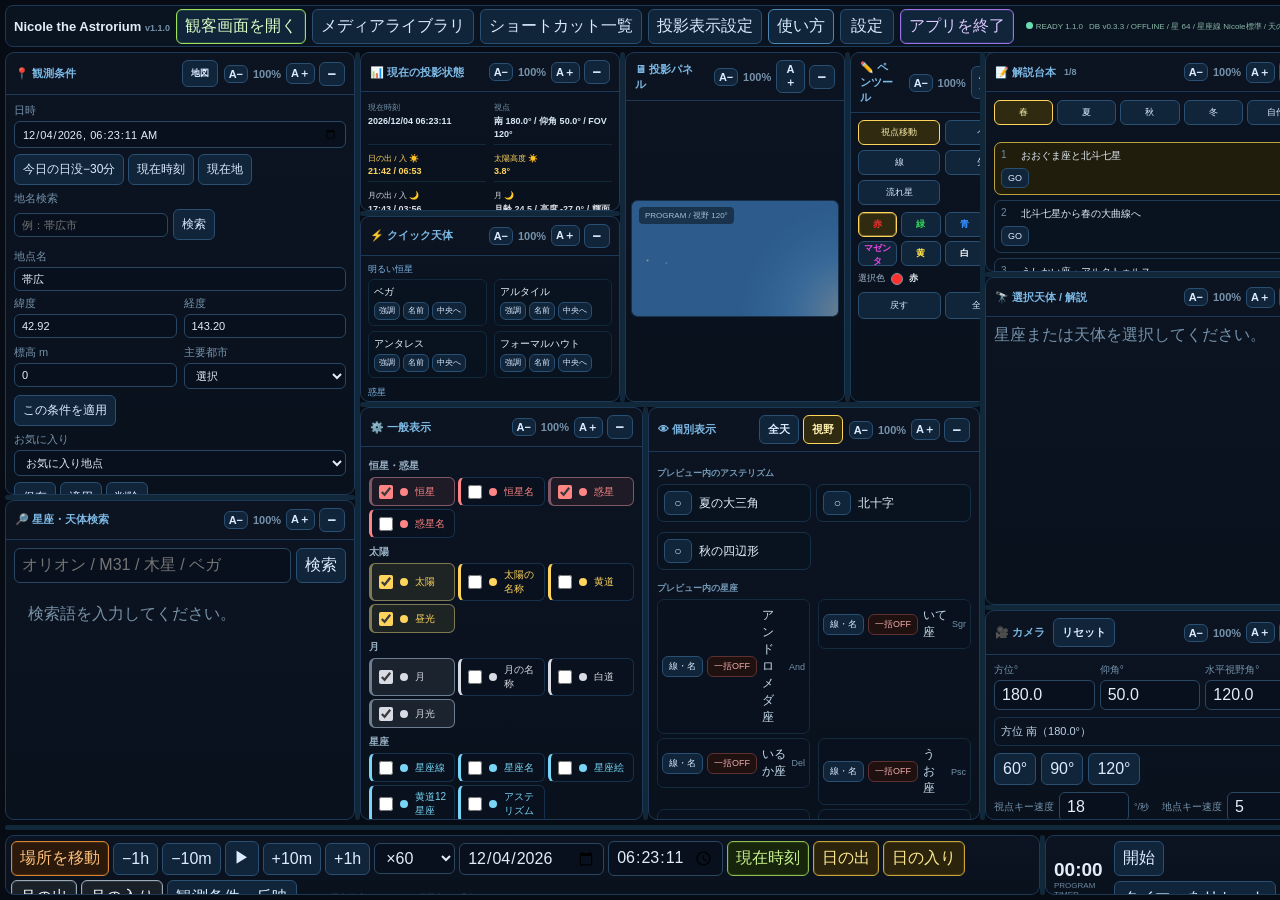
<file: index.html>
<!doctype html>
<html lang="ja">
<head>
<meta charset="utf-8">
<meta name="viewport" content="width=device-width,initial-scale=1">
<title>Nicole the Astrorium</title>
<meta http-equiv="refresh" content="0; url=./presenter.html">
<script>location.replace('./presenter.html'+location.search+location.hash);</script>

<link rel="manifest" href="./manifest.webmanifest">
<meta name="theme-color" content="#061a44">
<link rel="apple-touch-icon" href="./icon-180.png">
</head>
<body>
<p><a href="./presenter.html">Nicole the Astrorium を開く</a></p>
<script src="./pwa-register.js"></script></body>
</html>
</file>
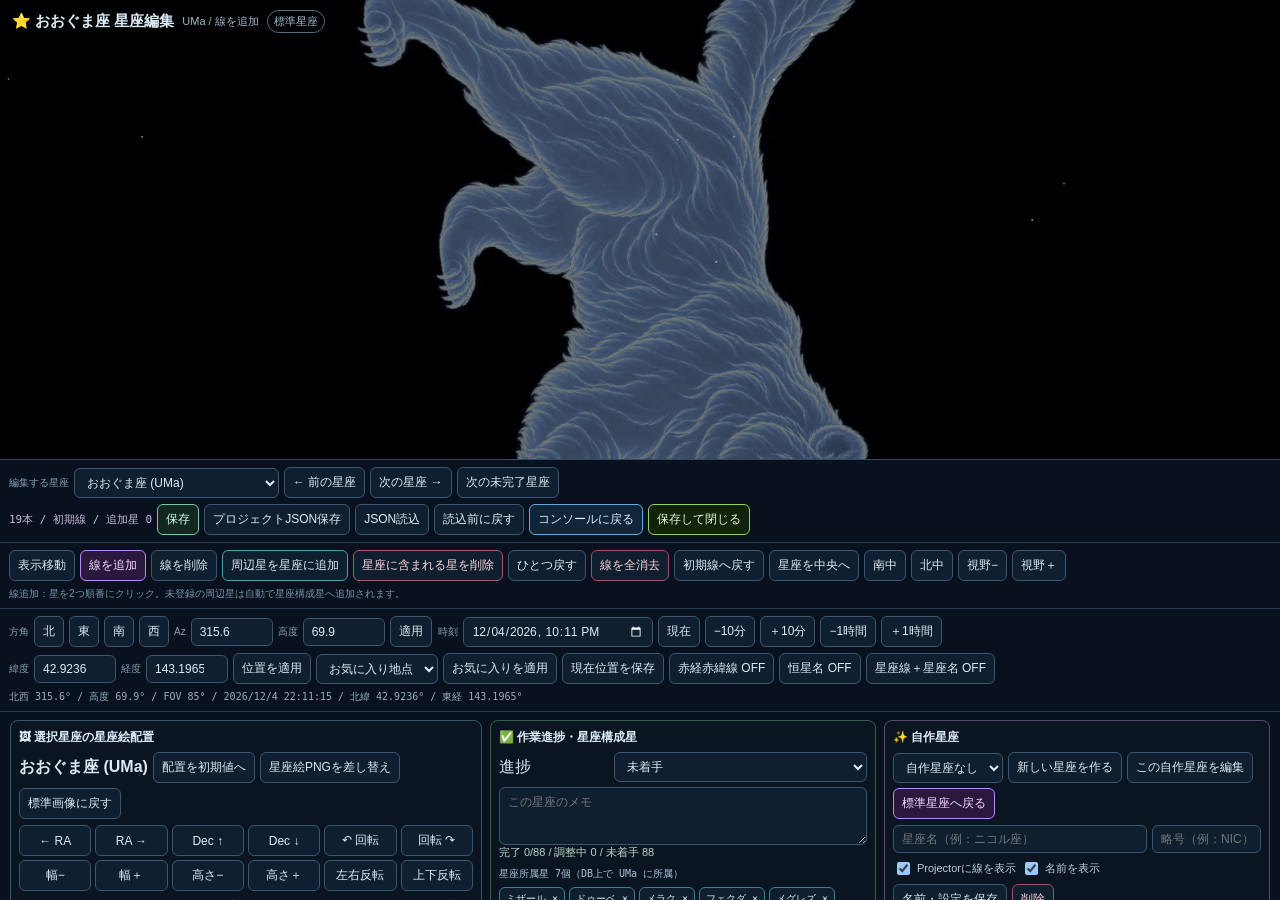
<file: constellation-line-editor.html>
<!doctype html>
<html lang="ja">
<head>
<meta charset="utf-8">
<meta name="viewport" content="width=device-width,initial-scale=1">
<title>Nicole 星座編集ウィンドウ v1.1.0</title>
<style>
:root{color-scheme:dark;--bg:#02060b;--panel:#08111d;--line:#2f4a62;--text:#dbeaf5;--muted:#86a0b5;--violet:#c084fc;--cyan:#67d8ff;--green:#9be15d;--amber:#ffd36e}
*{box-sizing:border-box}html,body{margin:0;width:100%;height:100%;overflow:hidden;background:var(--bg);color:var(--text);font-family:-apple-system,BlinkMacSystemFont,"Hiragino Sans",sans-serif}button,input,select,textarea{font:inherit}button,select,input,textarea{background:#101f30;color:#dcecf7;border:1px solid #395773;border-radius:6px;padding:6px 8px;font-size:12px}button{cursor:pointer}button:hover{background:#17334d}button.active{border-color:var(--violet);background:#2b183d;color:#f4dcff}button.danger{border-color:#9c5262;color:#ffd3db}button.finish{border-color:#8fd35e;color:#dfffca;background:#13220d}button.console{border-color:#66a9db;color:#d8efff;background:#102538}button.save{border-color:#7cc8a5;color:#d5ffec;background:#10281f}button.star-mode{border-color:#4d9eb8}button.star-mode.active{border-color:var(--cyan);background:#0c3140;color:#d7f7ff}button.remove-star-mode{border-color:#a65a69;color:#ffd7df}button.remove-star-mode.active{border-color:#ff8799;background:#3a1520;color:#ffe3e8}.member-chip{border-color:#557b9b;color:#d9ecfa}.removed-chip{border-color:#81505b;color:#ffccd5;background:#201016}
#app{height:100%;display:grid;grid-template-rows:minmax(0,1fr) auto}.stage{position:relative;min-height:0;background:#000}.stage canvas{position:absolute;inset:0;width:100%;height:100%;display:block}.hud{position:absolute;top:10px;left:12px;right:12px;display:flex;gap:8px;align-items:center;pointer-events:none;text-shadow:0 2px 4px #000}.hud b{font-size:15px}.hud span{font-size:11px;color:#9eb7c9}.mode-badge{font-size:10px;padding:3px 6px;border-radius:999px;border:1px solid #536d84;color:#bcd0df}.mode-badge.custom{border-color:#a06ac6;color:#ebcfff;background:#25152f}.star-hover{position:absolute;pointer-events:none;background:#07121eee;border:1px solid #3f6d8d;border-radius:6px;padding:4px 7px;font:10px ui-monospace,SFMono-Regular,Menlo,monospace;display:none;z-index:5;white-space:nowrap}.dock{border-top:1px solid #334a63;background:#08111d;max-height:49vh;overflow:auto}.bar{padding:7px 9px;border-bottom:1px solid #263d53;display:flex;gap:6px;align-items:center;flex-wrap:wrap}.bar .spacer{flex:1}.group,.bar .group{display:flex;gap:5px;align-items:center;flex-wrap:wrap}.bar label{font-size:10px;color:#86a0b5}.bar input[type="number"]{width:82px}.bar input[type="datetime-local"]{width:190px}.main-select{min-width:205px}.status{font:11px ui-monospace,SFMono-Regular,Menlo,monospace;color:#c9b7df}.tip{font-size:10px;color:#7893a8}.editor-grid{display:grid;grid-template-columns:minmax(0,1.1fr) minmax(0,.9fr) minmax(0,.9fr);gap:8px;padding:8px 10px 10px}.editor-card{border:1px solid var(--line);border-radius:8px;background:#0b1522;padding:8px;min-width:0}.editor-card h3{font-size:12px;margin:0 0 6px;color:#dcecf7}.editor-card .readout{font:10px/1.5 ui-monospace,SFMono-Regular,Menlo,monospace;color:#a8c5db;margin-top:6px;word-break:break-all}.art-grid{display:grid;grid-template-columns:repeat(6,minmax(64px,1fr));gap:4px;margin-top:6px}.art-grid button{padding:6px 5px}.workflow-grid{display:grid;grid-template-columns:110px 1fr;gap:5px;align-items:center}.workflow-grid textarea{grid-column:1/-1;width:100%;min-height:58px;resize:vertical}.progress{font-size:11px;color:#b7d5c2}.star-list{display:flex;gap:4px;flex-wrap:wrap;margin-top:6px;max-height:70px;overflow:auto}.star-chip{font:10px ui-monospace,SFMono-Regular,Menlo,monospace;padding:4px 6px;border-color:#397e94;color:#ccefff}.star-chip:hover{border-color:#dc7787;color:#ffd5dc}.custom-grid{display:grid;grid-template-columns:minmax(120px,1.4fr) minmax(80px,.6fr);gap:5px}.custom-actions,.checks{display:flex;gap:5px;flex-wrap:wrap;align-items:center;margin-top:6px}.checks{font-size:11px;color:#b9ccda}.checks label{display:flex;gap:4px;align-items:center}.small-note{font-size:10px;color:#7893a8;margin-top:5px}.art-card{border-color:#35566f}.workflow-card{border-color:#355e4d}.custom-card{border-color:#5b4672}.env-readout{font:10px ui-monospace,SFMono-Regular,Menlo,monospace;color:#91aec3}.saved-flash{color:#9be15d!important}
@media(max-width:1250px){.editor-grid{grid-template-columns:1fr 1fr}.custom-card{grid-column:1/-1}.art-grid{grid-template-columns:repeat(4,minmax(64px,1fr))}}@media(max-width:780px){.editor-grid{grid-template-columns:1fr}.custom-card{grid-column:auto}.art-grid{grid-template-columns:repeat(3,minmax(64px,1fr))}.dock{max-height:58vh}}
</style>

<link rel="manifest" href="./manifest.webmanifest">
<meta name="theme-color" content="#061a44">
<link rel="apple-touch-icon" href="./icon-180.png">
</head>
<body>
<div id="app">
  <div class="stage" id="stage">
    <canvas id="sky"></canvas><canvas id="overlay"></canvas>
    <div class="hud"><b id="title">星座編集</b><span id="subtitle"></span><span class="mode-badge" id="modeBadge">標準星座</span></div>
    <div class="star-hover" id="hover"></div>
  </div>
  <div class="dock">
    <div class="bar">
      <div class="group">
        <label>編集する星座</label><select id="constellation" class="main-select"></select>
        <button id="prevConstellation">← 前の星座</button><button id="nextConstellation">次の星座 →</button><button id="nextIncomplete">次の未完了星座</button>
      </div>
      <div class="spacer"></div>
      <div class="group"><span class="status" id="status">読込中…</span><button id="saveNow" class="save">保存</button><button id="projectExport">プロジェクトJSON保存</button><button id="projectImport">JSON読込</button><button id="projectRestore">読込前に戻す</button><input id="projectImportFile" type="file" accept="application/json,.json" hidden><button id="backConsole" class="console">コンソールに戻る</button><button id="saveClose" class="finish">保存して閉じる</button></div>
    </div>

    <div class="bar">
      <div class="group">
        <button id="modePan">表示移動</button><button id="modeAdd" class="active">線を追加</button><button id="modeDelete">線を削除</button><button id="modeStar" class="star-mode">周辺星を星座に追加</button><button id="modeRemoveStar" class="remove-star-mode">星座に含まれる星を削除</button>
        <button id="undo">ひとつ戻す</button><button id="clear" class="danger">線を全消去</button><button id="reset">初期線へ戻す</button><button id="center">星座を中央へ</button><button id="southCulmination">南中</button><button id="northCulmination">北中</button><button id="zoomIn">視野−</button><button id="zoomOut">視野＋</button>
      </div>
      <div class="spacer"></div><span class="tip" id="modeTip">線追加：星を2つ順番にクリック。必要な周辺星はクリック時に自動で星座構成星へ追加されます。</span>
    </div>

    <div class="bar">
      <div class="group"><label>方角</label><button data-dir="0">北</button><button data-dir="90">東</button><button data-dir="180">南</button><button data-dir="270">西</button><label>Az</label><input id="azInput" type="number" min="0" max="360" step="1"><label>高度</label><input id="altInput" type="number" min="-20" max="90" step="1"><button id="applyCamera">適用</button></div>
      <div class="group"><label>時刻</label><input id="timeInput" type="datetime-local" step="60"><button id="timeNow">現在</button><button data-step="-600000">−10分</button><button data-step="600000">＋10分</button><button data-step="-3600000">−1時間</button><button data-step="3600000">＋1時間</button></div>
      <div class="group"><label>緯度</label><input id="latInput" type="number" min="-90" max="90" step="0.0001"><label>経度</label><input id="lonInput" type="number" min="-180" max="180" step="0.0001"><button id="applyLocation">位置を適用</button><select id="editorFavorite"><option value="">お気に入り地点</option></select><button id="editorFavoriteApply">お気に入りを適用</button><button id="editorFavoriteSave">現在位置を保存</button><button id="radecToggle">赤経赤緯線 OFF</button><button id="starNamesToggle">恒星名 OFF</button><button id="constContextToggle">星座線＋星座名 OFF</button></div>
      <span class="env-readout" id="envReadout"></span>
    </div>

    <div class="editor-grid">
      <section class="editor-card art-card">
        <h3>🖼 選択星座の星座絵配置</h3>
        <div class="group"><b id="artTarget">—</b> <button id="artReset">配置を初期値へ</button><button id="artImageReplace">星座絵PNGを差し替え</button><button id="artImageReset">標準画像に戻す</button><input id="artImageFile" type="file" accept="image/png,.png" hidden></div>
        <div class="art-grid"><button data-artcmd="left">← RA</button><button data-artcmd="right">RA →</button><button data-artcmd="up">Dec ↑</button><button data-artcmd="down">Dec ↓</button><button data-artcmd="rotL">↶ 回転</button><button data-artcmd="rotR">回転 ↷</button><button data-artcmd="wMinus">幅−</button><button data-artcmd="wPlus">幅＋</button><button data-artcmd="hMinus">高さ−</button><button data-artcmd="hPlus">高さ＋</button><button data-artcmd="flipX">左右反転</button><button data-artcmd="flipY">上下反転</button></div>
        <div class="readout" id="artReadout">—</div><div class="readout" id="artImageReadout">画像：標準</div><div class="small-note">RA / Dec / 回転 / 幅 / 高さは長押しで連続調整。星座絵は透過PNGを選択すると、このMacのNicoleに差し替え画像として保存されます。元画像は削除されず「標準画像に戻す」で復元できます。プロジェクトJSON保存時は差し替えPNGも同梱されます。</div>
      </section>

      <section class="editor-card workflow-card">
        <h3>✅ 作業進捗・星座構成星</h3>
        <div class="workflow-grid"><label>進捗</label><select id="workflowStatus"><option value="todo">未着手</option><option value="doing">調整中</option><option value="done">完了</option></select><textarea id="workflowNote" placeholder="この星座のメモ"></textarea></div>
        <div class="progress" id="workflowProgress">完了 0/88</div>
        <div class="readout" id="memberStarReadout">星座所属星 —</div><div class="star-list" id="memberStars"></div>
        <div class="readout" id="removedMemberReadout">所属から除外した星 0個</div><div class="star-list" id="removedMemberStars"></div>
        <div class="readout" id="starReadout">追加星なし</div><div class="star-list" id="extraStars"></div>
        <div class="small-note">「周辺星を星座に追加」で不足する星を追加できます。「星座に含まれる星を削除」では、その星座への所属だけを非破壊で除外します。所属星・追加星のチップからも削除可能です。星座線で使用中の星は、先にその星につながる線を削除してください。除外済みの星は＋チップで戻せます。</div>
      </section>

      <section class="editor-card custom-card">
        <h3>✨ 自作星座</h3>
        <div class="group"><select id="customSelect"></select><button id="customNew">新しい星座を作る</button><button id="customEdit">この自作星座を編集</button><button id="editStandard">標準星座へ戻る</button></div>
        <div class="custom-grid" style="margin-top:6px"><input id="customName" placeholder="星座名（例：ニコル座）"><input id="customAbbr" placeholder="略号（例：NIC）"></div>
        <div class="checks"><label><input id="customVisible" type="checkbox" checked> Projectorに線を表示</label><label><input id="customShowName" type="checkbox" checked> 名前を表示</label></div>
        <div class="custom-actions"><button id="customSaveMeta">名前・設定を保存</button><button id="customDelete" class="danger">削除</button></div>
        <div class="readout" id="customReadout">自作星座はまだありません。</div><div class="small-note">自作星座でも周辺星を選んで線を作成できます。選んだ星の座標も一緒に保存されます。</div>
      </section>
    </div>
  </div>
</div>
<script src="./art-image-store.js"></script><script src="./location-favorites.js"></script><script src="./db-bridge.js"></script><script src="./database/db-bundle.js"></script><script src="./assets/art-data.js"></script><script src="./places-offline.js"></script><script src="./database-bootstrap.js"></script><script src="./bootstrap-line-editor.js"></script>
<script src="./pwa-register.js"></script></body>
</html>
</file>
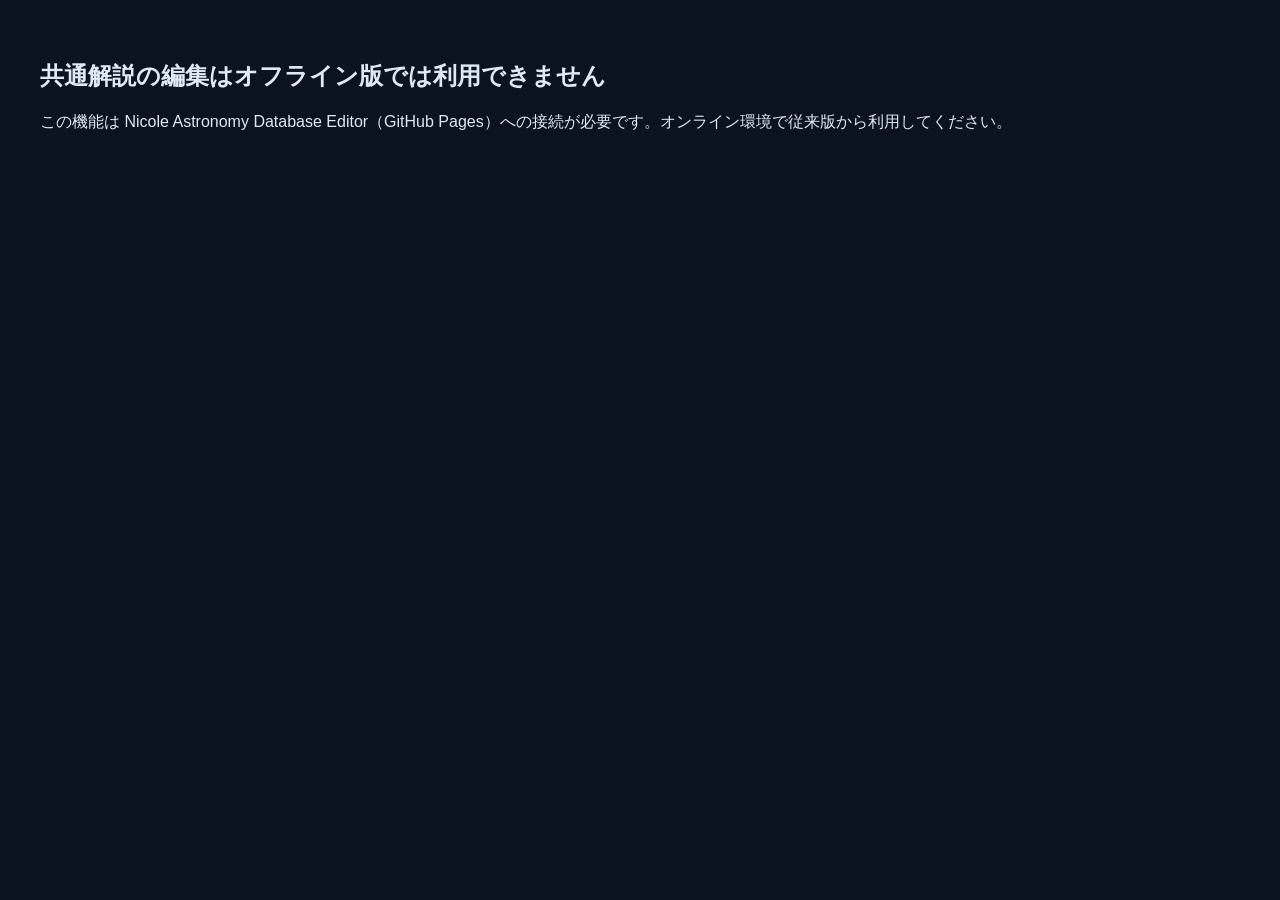
<file: database-editor-offline.html>
<!doctype html><meta charset="utf-8"><title>オフライン版</title><body style="font:16px sans-serif;background:#0b1220;color:#dfe8f5;padding:2em"><h2>共通解説の編集はオフライン版では利用できません</h2><p>この機能は Nicole Astronomy Database Editor（GitHub Pages）への接続が必要です。オンライン環境で従来版から利用してください。</p>
</file>
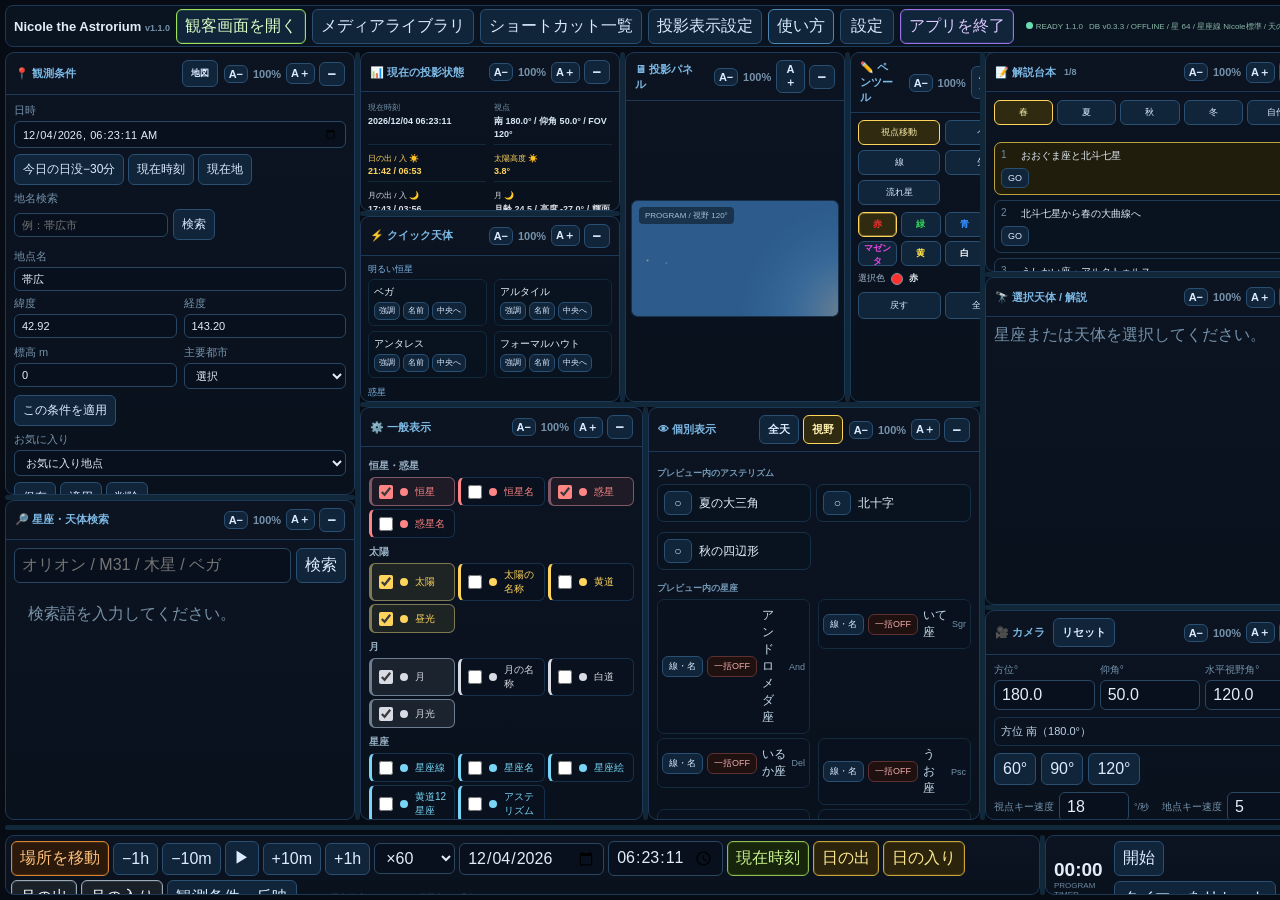
<file: presenter.html>
<!doctype html><html lang="ja"><head><meta charset="utf-8"/><meta content="width=device-width,initial-scale=1" name="viewport"/><title>Nicole the Astrorium for Chrome v1.1.0</title><style>:root{--bg:#070b14;--panel:#0c1422;--line:#1c3958;--text:#e2edf7;--muted:#7592aa;--accent:#7db9e5;--yellow:#ffd65c;--green:#69ddb1}*{box-sizing:border-box}html,body{margin:0;background:var(--bg);color:var(--text);font-family:-apple-system,BlinkMacSystemFont,"Segoe UI","Yu Gothic",sans-serif}button,input,select{font:inherit}button{cursor:pointer;background:#10243a;color:#dcecff;border:1px solid #294f72;border-radius:6px;padding:6px 8px}button:hover{background:#173653}button.active{border-color:var(--yellow);background:#302a11;color:#fff2ad}#openProjector{border-color:#9be15d;box-shadow:inset 0 0 0 1px rgba(155,225,93,.15);color:#dcffc5}#openProjector:hover{border-color:#b9f47d;background:#17351f}#exitApp{border-color:#9b72e8;color:#decaff;box-shadow:inset 0 0 0 1px rgba(155,114,232,.14)}#exitApp:hover{border-color:#bd99ff;background:#24183b}input,select{background:#07101c;color:var(--text);border:1px solid #294763;border-radius:6px;padding:5px 7px;min-width:0}.small{font-size:calc(9px * var(--panel-font-scale,1))}.muted{color:var(--muted)}.row{display:flex;gap:5px;align-items:center;flex-wrap:wrap}.col{display:flex;flex-direction:column;gap:3px}label{font-size:calc(10px * var(--panel-font-scale,1));color:var(--muted)}.panel{background:linear-gradient(180deg,var(--panel),#09111d);border:1px solid var(--line);border-radius:9px;overflow:hidden;min-height:0}.panel-title{min-height:34px;padding:7px 9px;border-bottom:1px solid var(--line);display:flex;align-items:center;justify-content:space-between;gap:8px;color:var(--accent);font-size:calc(11px * var(--panel-font-scale,1));font-weight:700}.panel-body{padding:8px}.scroll{overflow:auto;min-height:0}.status-dot{width:7px;height:7px;border-radius:50%;background:#69ddb1;display:inline-block}.sky-frame{position:relative;background:#000;border:1px solid #17314d;border-radius:6px;overflow:hidden;flex:none}.sky-canvas,.annotation-canvas{position:absolute;inset:0;width:100%;height:100%;display:block}.sky-canvas{z-index:1}.annotation-canvas{z-index:5;touch-action:none}.canvas-overlay{position:absolute;left:7px;top:6px;z-index:7;background:rgba(0,0,0,.45);font-size:calc(8px * var(--panel-font-scale,1));color:#a7bdd0;padding:3px 6px;border-radius:4px;pointer-events:none}.splitter-v,.splitter-h{background:#11273a;border-radius:4px;z-index:5}.splitter-v{cursor:col-resize}.splitter-h{cursor:row-resize}.splitter-v:hover,.splitter-h:hover,.dragging{background:#2a608a}.script-tabs{display:grid;grid-template-columns:repeat(5,1fr);gap:4px;margin-bottom:7px}.script-tabs button{font-size:calc(9px * var(--panel-font-scale,1));padding:5px}.script-tabs button.active{border-color:#ffd65c}.script-list{display:flex;flex-direction:column;gap:5px}.script-step{border:1px solid #213a53;background:#091320;border-radius:7px;padding:6px}.script-step.current{border-color:#bca33e;background:#211d0d}.script-step.done{opacity:.55}.script-head{display:flex;gap:5px;font-size:calc(10px * var(--panel-font-scale,1))}.script-index{width:15px;color:#718ca3}.script-label{flex:1}.script-actions{display:flex;gap:4px;margin-top:5px}.script-actions button{font-size:calc(9px * var(--panel-font-scale,1));padding:4px 6px}.script-note{font-size:calc(9px * var(--panel-font-scale,1));color:#e2bc67;padding:5px 0}.general-group{margin-bottom:7px}.general-group-title{font-size:calc(9px * var(--panel-font-scale,1));color:#7896af;margin:4px 0}.general-checklist{display:grid;grid-template-columns:repeat(3,minmax(0,1fr));gap:3px}.general-check{--c:#fff;display:flex;align-items:center;gap:7px;min-height:29px;padding:4px 7px;border:1px solid #17314d;border-left:3px solid var(--c);border-radius:6px;background:#08111d;font-size:calc(10px * var(--panel-font-scale,1));cursor:pointer}.general-check input{width:14px;height:14px;margin:0;accent-color:var(--c)}.general-check .swatch{width:8px;height:8px;border-radius:50%;background:var(--c)}.general-check .label{color:var(--c);flex:1}.general-check.on{background:color-mix(in srgb,var(--c) 9%,#08111d);border-color:color-mix(in srgb,var(--c) 45%,#17314d)}.tree details{border-top:1px solid #142a3e}.tree>details:first-child{border-top:0}#constTree{display:grid;grid-template-columns:repeat(2,minmax(0,1fr));gap:4px 8px;align-items:start}#constTree>details{border:1px solid #142a3e;border-radius:7px;overflow:hidden;background:#08111d}#asterismList{display:grid;grid-template-columns:repeat(2,minmax(0,1fr));gap:5px}.tree summary{list-style:none;cursor:pointer;padding:7px 4px;font-size:calc(12px * var(--panel-font-scale,1));color:#c8dced;display:flex;align-items:center;gap:5px}.tree summary::-webkit-details-marker{display:none}.tree .children{padding:0 3px 7px 18px}.tree-row{display:flex;align-items:center;gap:7px;padding:4px 0;font-size:calc(12px * var(--panel-font-scale,1))}.tree-row .name{flex:1;cursor:pointer}.tree-toggle{width:28px;height:24px;padding:0}.tree-toggle.on{border-color:#69ddb1;background:#102f26;color:#a9f2d8}.const-summary-actions{display:flex;gap:4px}.const-summary-actions button{font-size:calc(9px * var(--panel-font-scale,1));padding:3px 6px}.const-summary-actions .alloff{border-color:#5f3030;color:#efaaaa;background:#201111}.const-summary-actions button.on{border-color:#57c991;background:#103228;color:#b8f5da}.const-title{flex:1;cursor:pointer}.asterism-block{border:1px solid #183047;border-radius:7px;background:#09131f;margin-bottom:5px}.asterism-head{display:flex;align-items:center;gap:7px;padding:6px;font-size:calc(12px * var(--panel-font-scale,1))}.asterism-head .name{flex:1}.object-card h3{font-size:calc(18px * var(--panel-font-scale,1));margin:0 0 8px}.object-card .meta{font-size:calc(12px * var(--panel-font-scale,1));line-height:1.75;color:#a8bfd1}.object-card .story-topic{margin-top:9px;border-top:1px solid #183047;padding-top:8px}.object-card .story-topic h4{margin:0 0 4px;color:#8fc8f2;font-size:calc(12px * var(--panel-font-scale,1))}.object-card .story-topic p{margin:0;font-size:calc(12px * var(--panel-font-scale,1));line-height:1.7}.object-card .const-sect{margin-top:9px}.object-card .const-sect b{color:#8fc8f2}.draw-tools{display:flex;gap:4px;align-items:center;flex-wrap:wrap}.draw-tools button{font-size:calc(9px * var(--panel-font-scale,1));padding:4px 6px}.draw-tools button.active{border-color:#ffd65c}.draw-color{min-width:38px;height:25px;padding:0 5px;font-weight:800;font-size:calc(9px * var(--panel-font-scale,1))}.camera-panel .panel-body{height:calc(100% - 34px);overflow:auto}.camera-grid{display:grid;grid-template-columns:repeat(3,minmax(0,1fr));gap:5px}.camera-readout{font-size:calc(11px * var(--panel-font-scale,1));color:#bdd5e7;margin:7px 0;padding:6px;border:1px solid #17314d;border-radius:6px}.obs-grid{display:grid;grid-template-columns:1fr 1fr;gap:7px}.obs-panel .panel-body{font-size:calc(11px * var(--panel-font-scale,1))}.obs-calendar{margin-top:10px;border-top:1px solid #183047;padding-top:9px}.mooncal-head{display:flex;align-items:center;justify-content:space-between;gap:6px;flex-wrap:wrap}.mooncal-month{font-size:calc(12px * var(--panel-font-scale,1));font-weight:700;color:#ffd45d}.mooncal-grid{display:grid;grid-template-columns:repeat(7,minmax(0,1fr));gap:4px;margin-top:6px}.mooncal-week{font-size:calc(9px * var(--panel-font-scale,1));text-align:center;color:#7eb8e8}.mooncal-day{min-height:66px;padding:5px 3px;border:1px solid #183047;border-radius:6px;background:#07101b;text-align:center;font-size:calc(9px * var(--panel-font-scale,1));cursor:pointer}.mooncal-day.other{opacity:.35}.mooncal-day.today{border-color:#ffd45d}.mooncal-day.selected{box-shadow:0 0 0 1px #c084fc inset}.mooncal-phase{font-size:calc(17px * var(--panel-font-scale,1));line-height:1.05}.mooncal-illum{font-size:calc(8px * var(--panel-font-scale,1));color:#7791a7}.mooncal-detail{margin-top:7px;padding:8px;border:1px solid #243f5b;border-radius:7px;background:#07101b;font-size:calc(10px * var(--panel-font-scale,1));line-height:1.55}.mooncal-event-grid{display:grid;grid-template-columns:repeat(2,minmax(0,1fr));gap:4px;margin-top:6px}.mooncal-event-grid button{font-size:calc(9px * var(--panel-font-scale,1));text-align:left}.mooncal-event-grid button:disabled{opacity:.35;cursor:not-allowed}.obs-actions{display:flex;gap:4px;flex-wrap:wrap;margin-top:6px}.search-results{max-height:100px;overflow:auto}.search-results button{width:100%;text-align:left;border-radius:0;font-size:calc(9px * var(--panel-font-scale,1))}.timer-main{font-variant-numeric:tabular-nums;font-size:calc(19px * var(--panel-font-scale,1));font-weight:700}.timer-sub{font-size:calc(8px * var(--panel-font-scale,1));color:#6d879d}.map-modal{position:fixed;inset:0;background:rgba(0,0,0,.78);z-index:9999;display:none;align-items:center;justify-content:center;padding:14px}.map-modal.open{display:flex}.map-dialog{width:min(920px,96vw);max-height:92vh;background:#0d1525;border:1px solid #2a4a6a;border-radius:12px;padding:12px;display:grid;grid-template-rows:auto minmax(320px,70vh) auto;gap:8px}#locationMap{width:100%;height:100%;min-height:320px;border:1px solid #23415d;border-radius:8px;display:flex;align-items:center;justify-content:center;color:#7992a8}body{height:100vh;overflow:hidden}#app{height:100%;display:grid;grid-template-rows:42px minmax(0,1fr) 5px var(--bottomH,60px);gap:5px;padding:5px}.top{display:flex;align-items:center;gap:6px;border:1px solid var(--line);border-radius:8px;background:#0a1320;padding:0 8px}.settings-menu{position:relative;z-index:40}.settings-menu>summary{list-style:none;cursor:pointer;background:#10243a;color:#dcecff;border:1px solid #294f72;border-radius:6px;padding:6px 10px;user-select:none}.settings-menu>summary::-webkit-details-marker{display:none}.settings-menu[open]>summary{background:#173653;border-color:#47789f}.settings-popover{position:absolute;top:calc(100% + 6px);left:0;min-width:190px;padding:6px;display:grid;gap:5px;background:#0a1320;border:1px solid #294f72;border-radius:8px;box-shadow:0 12px 30px rgba(0,0,0,.45)}.settings-popover button{width:100%;text-align:left;white-space:nowrap}.brand{font-size:calc(13px * var(--panel-font-scale,1));font-weight:800}.spacer{flex:1}.sync{font-size:calc(8px * var(--panel-font-scale,1));color:#8ab9a7}.workspace{display:grid;grid-template-columns:var(--lw,360px) 5px minmax(560px,1fr) 5px var(--rw,360px);min-height:0}.zone{display:grid;min-width:0;min-height:0}.left{grid-template-rows:minmax(220px,1.15fr) 5px minmax(180px,.85fr)}.center{grid-template-rows:var(--ph,300px) 5px minmax(220px,1fr)}.right{grid-template-rows:minmax(180px,1fr) 5px var(--rb,275px)}.preview .panel-body{height:calc(100% - 34px);display:flex;align-items:center;justify-content:center;padding:4px;overflow:hidden}.lower-split{height:100%;display:grid;grid-template-columns:minmax(235px,43fr) 5px minmax(300px,57fr);min-height:0}.bottom{display:grid;grid-template-columns:minmax(0,1fr) 5px var(--timerW,270px);gap:0;min-height:0}.bottom>.panel{min-width:0;min-height:0}.bottom-splitter{min-height:5px}.status-stack{display:grid;grid-template-rows:minmax(34px,42fr) 5px minmax(34px,58fr);min-width:0;min-height:0}.status-stack>.panel{min-height:0}.time .panel-body{padding:5px}.time-row{display:flex;align-items:center;gap:4px;white-space:nowrap;overflow:hidden}.time-row input{width:190px}.timer .panel-body{display:flex;align-items:center;justify-content:space-between;padding:5px 8px}.section-label{font-size:calc(9px * var(--panel-font-scale,1));color:#7398b5;font-weight:700;margin:7px 0 4px}
/* v0.6.4 layout */
.workspace{grid-template-columns:var(--lw,430px) 5px minmax(760px,1fr) 5px var(--rw,390px)}
.left{display:block;min-height:0}.left>.panel{height:100%}
.right{grid-template-rows:var(--scriptH,255px) 5px minmax(190px,1fr) 5px var(--camH,245px)}
.center{grid-template-rows:var(--ph,350px) 5px minmax(260px,1fr)}
.preview .panel-body{display:flex;align-items:center;justify-content:center;padding:4px;overflow:hidden}
.preview-stage{min-width:0;min-height:0;display:flex;align-items:center;justify-content:center;overflow:hidden}
.preview-side{min-width:0;border:1px solid #16304a;border-radius:7px;background:#07101b;padding:7px;overflow:auto;font-size:calc(9px * var(--panel-font-scale,1));line-height:1.45}
.preview-side h4{margin:0 0 6px;color:#8fc8f2;font-size:calc(10px * var(--panel-font-scale,1))}.preview-stat{display:grid;grid-template-columns:repeat(auto-fit,minmax(calc(112px * var(--panel-font-scale,1)),1fr));gap:5px 8px;margin-bottom:6px}.preview-stat-item{min-width:0;border-bottom:1px solid #12283b;padding:3px 0}.preview-stat-item span{display:block;color:#7896ad;font-size:calc(8px * var(--panel-font-scale,1))}.preview-stat-item b{display:block;white-space:normal;overflow-wrap:anywhere;margin-top:1px}.preview-stat b{color:#d8e8f5}.preview-stat-item.sun-related span,.preview-stat-item.sun-related b{color:#ffd45d}.preview-stat-item.moon-related span,.preview-stat-item.moon-related b{color:#d8dbe3}.layer-chips{display:flex;gap:3px;flex-wrap:wrap}.layer-chip{border:1px solid #29445d;border-radius:999px;padding:2px 5px;color:#a8bfd1;background:#0a1724}
.quick-section{margin-bottom:8px}.quick-title{font-size:calc(9px * var(--panel-font-scale,1));color:#7eb8e8;margin-bottom:3px;grid-column:1/-1}.quick-grid{display:grid;grid-template-columns:repeat(auto-fit,minmax(110px,1fr));gap:5px 7px}.quick-row{border:1px solid #12283b;border-radius:6px;padding:5px;min-width:0;background:rgba(8,20,32,.35)}.quick-name{font-size:calc(10px * var(--panel-font-scale,1));color:#e5f1fa}.quick-actions{display:flex;gap:3px;margin-top:3px}.quick-actions button{font-size:calc(8px * var(--panel-font-scale,1));padding:2px 4px}
.general-checklist{grid-template-columns:repeat(2,minmax(0,1fr))}.general-group-title{font-size:calc(10px * var(--panel-font-scale,1));color:#9bb3c6;font-weight:700}
.lower-split{grid-template-columns:minmax(320px,1fr) 5px minmax(390px,1.15fr)}
.panel-title .panel-head-actions{display:flex;gap:4px;align-items:center}.panel-collapse,.panel-max{font-size:calc(9px * var(--panel-font-scale,1));padding:3px 6px}
.panel.collapsed>.panel-body{display:none!important}.panel.collapsed{min-height:34px!important;height:34px!important;align-self:start}.panel-collapse{width:26px;height:24px;padding:0;font-size:calc(15px * var(--panel-font-scale,1));line-height:20px;font-weight:800}
.obs-panel .panel-body{font-size:calc(12px * var(--panel-font-scale,1))}.obs-panel label{font-size:calc(11px * var(--panel-font-scale,1))}.obs-panel input,.obs-panel select{font-size:calc(11px * var(--panel-font-scale,1))}.mooncal-day{min-height:72px}.mooncal-grid{gap:5px}
.time-row{overflow:visible;white-space:normal;flex-wrap:wrap}.time-row input[type=date]{width:145px}.time-row input[type=time]{width:115px}.shortcut-hint{font-size:calc(8px * var(--panel-font-scale,1));color:#718ca3;margin-left:5px}
.event-modal{position:fixed;inset:0;background:rgba(0,0,0,.76);z-index:9800;display:none;align-items:center;justify-content:center}.event-modal.open{display:flex}.event-dialog{width:min(620px,92vw);background:#0c1625;border:1px solid #31506c;border-radius:12px;padding:12px;box-shadow:0 25px 90px rgba(0,0,0,.75)}.event-list{display:grid;grid-template-columns:repeat(2,minmax(0,1fr));gap:6px;margin-top:8px}.event-list button{min-height:54px;text-align:left}.event-list button:disabled{opacity:.35}
@media(max-width:1450px){.workspace{grid-template-columns:350px 5px minmax(620px,1fr) 5px 330px}.preview .panel-body{grid-template-columns:150px minmax(320px,auto) 150px}.preview-side{font-size:calc(8px * var(--panel-font-scale,1))}.right{grid-template-rows:230px 5px minmax(180px,1fr) 5px 230px}}

/* v0.7.6 */
.top-projection{height:100%;display:grid;grid-template-columns:var(--statusW,260px) 5px minmax(320px,1fr) 5px var(--penW,185px);min-width:0;min-height:0}
.top-projection>.panel{min-width:0;min-height:0}.top-projection>.splitter-v{height:100%}
#statusPanel .panel-body,#quickPanel .panel-body,#penPanel .panel-body{height:calc(100% - 34px);overflow:auto;padding:7px;font-size:calc(9px * var(--panel-font-scale,1));line-height:1.45}
#previewPanel .panel-body{height:calc(100% - 34px);min-height:0}.preview-stage{width:100%;height:100%;min-width:0;min-height:0;display:flex;align-items:center;justify-content:center;overflow:hidden}
.right{grid-template-rows:var(--scriptH,220px) 5px minmax(150px,1fr) 5px var(--camH,210px) 5px var(--displayH,210px)}
.display-settings{display:grid;gap:8px}.display-setting{display:grid;grid-template-columns:110px minmax(90px,1fr) 50px;align-items:center;gap:7px;font-size:calc(10px * var(--panel-font-scale,1))}.display-setting input[type=range]{width:100%;accent-color:#7db9e5}.display-setting output{text-align:right;color:#dfeefa;font-variant-numeric:tabular-nums}.display-note{font-size:calc(9px * var(--panel-font-scale,1));color:#718da5;line-height:1.45}.pen-tool-grid{display:grid;grid-template-columns:repeat(2,minmax(0,1fr));gap:5px}.pen-tool-grid button{font-size:calc(9px * var(--panel-font-scale,1));padding:5px 4px}.pen-colors{display:grid;grid-template-columns:repeat(4,1fr);gap:4px;margin-top:7px}.pen-actions{display:grid;grid-template-columns:repeat(2,1fr);gap:4px;margin-top:7px}.scint-control{grid-column:1/-1}.scint-strength{width:90px!important;min-width:70px;accent-color:#f3f4f6}.scint-output{width:40px;text-align:right;color:#dce7f2;font-size:calc(9px * var(--panel-font-scale,1))}.general-check.scint-control{flex-wrap:nowrap}.general-check.scint-control .label{min-width:92px}
.panel-font-tools{display:flex;align-items:center;gap:2px;margin-left:2px}.panel-font-tools button{padding:2px 4px;min-width:24px}.panel-font-value{min-width:34px;text-align:center;color:var(--muted)}.panel-title .panel-head-actions{margin-left:auto}.panel-collapse{flex:none}.panel-head-actions .panel-collapse{order:99}.panel.collapsed>.panel-title{padding:4px 7px;justify-content:space-between;gap:6px;font-size:calc(11px * var(--panel-font-scale,1));white-space:nowrap;overflow:hidden}.panel.collapsed>.panel-title>span:first-child{display:block;min-width:0;overflow:hidden;text-overflow:ellipsis;white-space:nowrap;color:var(--accent);font-size:calc(11px * var(--panel-font-scale,1));font-weight:700}.panel.collapsed>.panel-title .panel-head-actions{margin-left:auto;display:flex;justify-content:flex-end;flex:none}.panel.collapsed>.panel-title .panel-head-actions>*:not(.panel-collapse){display:none!important}.panel.collapsed>.panel-title .panel-collapse{display:block!important;font-size:calc(15px * var(--panel-font-scale,1))}
.general-checklist{grid-template-columns:repeat(2,minmax(0,1fr))}#constTree,#asterismList{grid-template-columns:repeat(2,minmax(0,1fr))}
.shortcut-hint{font-size:calc(8px * var(--panel-font-scale,1));color:#6f879a}.time-row{overflow-x:auto;overflow-y:hidden}

/* v0.7.6 */
.workspace .panel:not(#previewPanel)>.panel-body{height:calc(100% - 34px);min-height:0;overflow:auto}
.bottom .panel>.panel-body{overflow:auto}
.general-checklist{grid-template-columns:repeat(3,minmax(0,1fr))}
.general-check.range-control{display:grid;grid-template-columns:auto auto minmax(50px,1fr) 38px;cursor:default}
.general-check.range-control .label{min-width:0}.general-check.range-control input[type="range"]{width:100%;min-width:45px;height:18px;padding:0}.general-check.range-control output{font-size:calc(8px * var(--panel-font-scale,1));text-align:right;color:#d8e5ef}
.meteor-amount-label{font-size:calc(8px * var(--panel-font-scale,1));white-space:nowrap}
.draw-color[data-color="#ff3030"]{color:#ff3030}.draw-color[data-color="#35d05b"]{color:#35d05b}.draw-color[data-color="#3590ff"]{color:#3590ff}.draw-color[data-color="#26e0e0"]{color:#26e0e0}.draw-color[data-color="#ed48e8"]{color:#ed48e8}.draw-color[data-color="#ffe34d"]{color:#ffe34d}.draw-color[data-color="#ffffff"]{color:#fff}.draw-color[data-color="#000000"]{color:#888;text-shadow:0 0 1px #fff}.draw-color.active{border-color:#ffd65c;background:#302a11;box-shadow:0 0 0 1px rgba(255,214,92,.35) inset}.pen-color-status{margin-top:6px;font-size:calc(9px * var(--panel-font-scale,1));color:#9fb5c8;display:flex;align-items:center;gap:6px}.pen-color-status .selected-swatch{width:12px;height:12px;border-radius:50%;border:1px solid #8093a4;display:inline-block}.pen-color-status b{color:#eaf2f8}
.script-author{border:1px solid #24415e;border-radius:7px;background:#07101b;padding:7px;margin-bottom:7px}.script-author.hidden{display:none}.script-author-status{font-size:calc(9px * var(--panel-font-scale,1));color:#8db5d3;margin-top:5px}.script-author.recording{border-color:#c76f54;box-shadow:0 0 0 1px rgba(231,125,86,.15) inset}.custom-step{border:1px solid #203b55;border-radius:7px;background:#08131f;padding:6px;margin-bottom:6px}.custom-step input,.custom-step textarea{width:100%;font-size:calc(9px * var(--panel-font-scale,1))}.custom-step textarea{min-height:44px;resize:vertical;background:#07101c;color:var(--text);border:1px solid #294763;border-radius:6px;padding:5px}.custom-step-meta{display:grid;grid-template-columns:1fr 86px;gap:5px;margin-top:5px}.custom-step-actions{display:flex;gap:4px;flex-wrap:wrap;margin-top:5px}.custom-step-actions button{font-size:calc(9px * var(--panel-font-scale,1));padding:4px 6px}.script-record-dot{display:inline-block;width:7px;height:7px;border-radius:50%;background:#e45d4e;margin-right:4px}.script-import{display:none}.script-meta-editor{display:grid;grid-template-columns:1fr 1.4fr auto;gap:5px;align-items:end;margin-bottom:6px}.script-meta-editor label{display:flex;flex-direction:column;gap:3px}.script-meta-editor textarea{min-height:42px;resize:vertical;background:#07101c;color:var(--text);border:1px solid #294763;border-radius:6px;padding:5px 7px}.script-meta-editor input{width:100%}



.project-transfer{margin:5px 0 9px;padding:8px;border:1px solid #3a5d45;border-radius:8px;background:#08160f}.project-transfer-head{display:flex;align-items:center;gap:6px;flex-wrap:wrap;color:#9be7ae}.project-transfer-actions{display:flex;gap:4px;flex-wrap:wrap;margin-top:6px}.project-transfer-actions button{font-size:calc(9px * var(--panel-font-scale,1));padding:4px 6px}.project-transfer-status{font-size:calc(8px * var(--panel-font-scale,1));color:#8db79b;margin-top:5px;line-height:1.45}.project-transfer input[type=file]{display:none}
.workflow-box{margin-top:7px;padding-top:7px;border-top:1px solid #274332}.workflow-progress{display:flex;gap:6px;align-items:center;flex-wrap:wrap;color:#b9d8c1;font-size:calc(9px * var(--panel-font-scale,1))}.workflow-progress strong{color:#d9ffe2}.workflow-controls{display:grid;grid-template-columns:minmax(130px,1fr) auto;gap:5px;margin-top:6px}.workflow-controls select,.workflow-controls button{font-size:calc(9px * var(--panel-font-scale,1))}.workflow-note{width:100%;box-sizing:border-box;min-height:54px;resize:vertical;margin-top:6px;font-size:calc(9px * var(--panel-font-scale,1))}.workflow-actions{display:flex;gap:4px;flex-wrap:wrap;margin-top:6px}.workflow-actions button{font-size:calc(9px * var(--panel-font-scale,1));padding:4px 6px}.workflow-done{color:#84f0a4}.workflow-doing{color:#ffd36e}.workflow-todo{color:#9ca9b8}
.art-adjust{margin:5px 0 9px;padding:7px;border:1px solid #2d4b66;border-radius:8px;background:#07121e}.art-adjust-head{display:flex;gap:5px;align-items:center;flex-wrap:wrap}.art-adjust-head select{flex:1;min-width:150px}.art-adjust-grid{display:grid;grid-template-columns:repeat(auto-fit,minmax(72px,1fr));gap:4px;margin-top:6px}.art-adjust-grid button{font-size:calc(9px * var(--panel-font-scale,1));padding:4px 5px}.art-adjust-readout{font-size:calc(9px * var(--panel-font-scale,1));line-height:1.45;color:#a8c5db;margin-top:6px;font-family:ui-monospace,SFMono-Regular,Menlo,monospace}.art-adjust-note{font-size:calc(8px * var(--panel-font-scale,1));color:#6f8ba2;margin-top:4px}.art-adjust-actions{display:flex;gap:4px;flex-wrap:wrap;margin-top:6px}.line-edit{margin:5px 0 9px;padding:7px;border:1px solid #475076;border-radius:8px;background:#0a1020}.line-edit.active{border-color:#c084fc;box-shadow:inset 0 0 0 1px rgba(192,132,252,.12)}.line-edit-head{display:flex;gap:5px;align-items:center;flex-wrap:wrap}.line-edit-head select{flex:1;min-width:150px}.line-edit-grid{display:grid;grid-template-columns:repeat(auto-fit,minmax(92px,1fr));gap:4px;margin-top:6px}.line-edit-grid button{font-size:calc(9px * var(--panel-font-scale,1));padding:4px 5px}.line-edit-grid button.active{border-color:#c084fc;background:#2c183d;color:#f0d8ff}.line-edit-readout{font-size:calc(9px * var(--panel-font-scale,1));line-height:1.45;color:#c9b7df;margin-top:6px;font-family:ui-monospace,SFMono-Regular,Menlo,monospace}.line-edit-actions{display:flex;gap:4px;flex-wrap:wrap;margin-top:6px}.line-edit-note{font-size:calc(8px * var(--panel-font-scale,1));color:#887b9d;margin-top:4px}.line-edit-dirty{color:#c084fc;font-weight:700}
.shortcut-modal{position:fixed;inset:0;background:rgba(0,0,0,.62);z-index:300;display:none;align-items:center;justify-content:center}.shortcut-modal.open{display:flex}.shortcut-dialog{width:min(760px,90vw);max-height:82vh;overflow:auto;background:#101a28;border:1px solid #36516d;border-radius:12px;padding:14px 16px;box-shadow:0 18px 60px #000}.shortcut-grid{display:grid;grid-template-columns:minmax(150px,.9fr) minmax(220px,1.5fr) minmax(150px,.8fr);gap:1px;background:#29415a;border:1px solid #29415a;border-radius:8px;overflow:hidden;margin-top:10px}.shortcut-grid div{background:#0b1420;padding:7px 10px}.shortcut-key{font-family:ui-monospace,SFMono-Regular,Menlo,monospace;color:#bde8ff;font-weight:700}.shortcut-section{grid-column:1/-1;background:#142338!important;color:#8fdcff;font-weight:700}.shortcut-note{font-size:11px;color:#8da9be;margin-top:8px;line-height:1.5}.shortcut-bind{font-family:ui-monospace,SFMono-Regular,Menlo,monospace;color:#bde8ff;font-weight:700;width:100%;text-align:center}.shortcut-bind.recording{border-color:#ffd36e;color:#ffd36e;background:#2b2511}.shortcut-action{font-weight:700;color:#dcecff}.shortcut-desc{color:#9fb5c8}.shortcut-unset{color:#758a9b}.preview-pick-flash{outline:2px solid rgba(112,210,255,.55)}

.search-panel-controls{display:flex;gap:5px;margin-bottom:7px}.search-panel-controls input{flex:1;min-width:0}.search-panel .panel-body{height:calc(100% - 34px);overflow:auto}.search-panel .object-search-results{grid-template-columns:1fr}.object-search-modal{position:fixed;inset:0;background:rgba(0,0,0,.68);z-index:350;display:none;align-items:center;justify-content:center;padding:16px}.object-search-modal.open{display:flex}.object-search-dialog{width:min(880px,94vw);max-height:86vh;background:#0d1725;border:1px solid #385675;border-radius:12px;padding:14px;display:grid;grid-template-rows:auto auto minmax(120px,1fr);gap:9px;box-shadow:0 18px 60px rgba(0,0,0,.5)}.object-search-results{overflow:auto;display:grid;grid-template-columns:repeat(auto-fit,minmax(250px,1fr));gap:7px;align-content:start}.object-search-result{border:1px solid #1d3851;border-radius:8px;background:#08121e;padding:8px}.object-search-result h4{margin:0;color:#e7f1f8;font-size:13px}.object-search-meta{font-size:10px;color:#7f9bb2;margin:2px 0 7px}.object-search-actions{display:flex;gap:4px;flex-wrap:wrap}.object-search-actions button{font-size:10px;padding:4px 6px}.search-type-chip{display:inline-block;border:1px solid #37536e;border-radius:999px;padding:1px 5px;margin-right:5px;color:#9dd2f4}.object-search-empty{color:#7892a7;padding:14px}.projector-serif-note{font-family:"Yu Mincho","Hiragino Mincho ProN","Hiragino Mincho Pro","Noto Serif JP",serif}
.mooncal-title-row{display:flex;align-items:center;justify-content:space-between;gap:6px}#moonCalContent.collapsed{display:none}.explain-actions{display:flex;gap:5px;flex-wrap:wrap;margin:8px 0 2px;padding-top:7px;border-top:1px solid #193149}.search-panel .object-search-result{font-size:calc(10px * var(--panel-font-scale,1))}
/* v0.6.22 layout / collapse refinements */
.left{display:grid!important;grid-template-rows:minmax(220px,58fr) 5px minmax(160px,42fr)!important;min-height:0}
.left>.panel{height:auto!important;min-height:0}
#searchPanel .panel-body{height:calc(100% - 34px);overflow:auto}
#searchPanel .object-search-results{max-height:none;overflow:auto}
.panel.collapsed .panel-font-tools{display:none!important}
.panel.collapsed>.panel-title .panel-head-actions>*:not(.panel-collapse){display:none!important}
.panel.collapsed>.panel-title{display:flex!important;white-space:nowrap;overflow:hidden}.panel.collapsed>.panel-title>span:first-child{display:block!important}.panel.collapsed>.panel-title>button{display:none!important}
.object-search-result{cursor:pointer}
.object-search-result:hover{border-color:#4d7192;background:#0c1a2a}
.explain-actions .end-explain{border-color:#a15b72;color:#ffd0dc;background:#2a121b}
.explain-actions .end-explain:hover{background:#3a1825}
#resetInfo{border-color:#7d8da0;color:#d7e0e8}

/* v0.7.6 constellation editing workspace */
.constellation-editor-modal{position:fixed;inset:0;background:rgba(0,0,0,.72);z-index:420;display:none;align-items:center;justify-content:center;padding:18px}.constellation-editor-modal.open{display:flex}.constellation-editor-dialog{width:min(1180px,96vw);height:min(900px,92vh);background:#0b1522;border:1px solid #42617e;border-radius:13px;box-shadow:0 22px 80px #000;display:grid;grid-template-rows:auto minmax(0,1fr);overflow:hidden}.constellation-editor-head{display:flex;align-items:center;gap:8px;padding:10px 12px;border-bottom:1px solid #29445e;background:#101e2e}.constellation-editor-head b{font-size:15px;color:#dff3ff}.constellation-editor-head .spacer{flex:1}.constellation-editor-workspace{overflow:auto;padding:10px;display:grid;grid-template-columns:repeat(2,minmax(0,1fr));gap:10px;align-content:start}.constellation-editor-workspace>.project-transfer{grid-column:1/-1;margin:0}.constellation-editor-workspace>.workflow-box{grid-column:1/-1;margin:0;border:1px solid #274332;border-radius:8px;padding:8px;background:#07140e}.constellation-editor-workspace>.art-adjust,.constellation-editor-workspace>.line-edit{margin:0;min-width:0}.constellation-editor-workspace .workflow-box{margin-top:0;padding-top:0;border-top:0}.constellation-editor-workspace .project-transfer .workflow-box{margin-top:7px;padding-top:7px;border-top:1px solid #274332}.constellation-edit-note{font-size:10px;color:#8ba8bd}.constellation-editor-dialog button.primary-edit{border-color:#c084fc;color:#f0d8ff;background:#261738}@media(max-width:760px){.constellation-editor-workspace{grid-template-columns:1fr}.constellation-editor-workspace>.project-transfer{grid-column:auto}}

.media-modal,.travel-modal{position:fixed;inset:0;background:rgba(0,0,0,.80);z-index:10030;display:none;align-items:center;justify-content:center;padding:16px}.media-modal.open,.travel-modal.open{display:flex}.media-dialog,.travel-dialog{width:min(980px,96vw);max-height:92vh;background:#0d1525;border:1px solid #31597d;border-radius:12px;display:flex;flex-direction:column;overflow:hidden}.modal-head{display:flex;align-items:center;gap:8px;padding:10px 12px;border-bottom:1px solid #23415d}.media-toolbar,.travel-body{padding:10px 12px;border-bottom:1px solid #183047}.media-grid{display:grid;grid-template-columns:repeat(auto-fill,minmax(150px,1fr));gap:9px;padding:12px;overflow:auto;min-height:260px}.media-card{position:relative;border:1px solid #1e3d59;border-radius:8px;background:#07111d;overflow:hidden;cursor:pointer;transition:border-color .18s ease,box-shadow .18s ease,transform .18s ease}.media-card:hover{transform:translateY(-1px);border-color:#3b6688}.media-delete{position:absolute;top:6px;right:6px;z-index:3;width:28px;height:28px;padding:0;border-radius:50%;background:rgba(5,10,18,.84);border-color:#7c4050;color:#ffc4cf;font-weight:800;display:flex;align-items:center;justify-content:center}.media-delete:hover{background:#4a1e28;border-color:#d2677f}.media-meta{pointer-events:none}.media-delete{pointer-events:auto}.media-thumb{height:100px;background:#000;display:flex;align-items:center;justify-content:center;overflow:hidden}.media-thumb img,.media-thumb video{width:100%;height:100%;object-fit:cover}.media-meta{padding:7px;font-size:10px}.media-name{white-space:nowrap;overflow:hidden;text-overflow:ellipsis;color:#dcecff}.media-actions{display:flex;gap:4px;margin-top:6px}.media-active{border-color:#69ddb1;box-shadow:0 0 0 1px #69ddb1 inset}.media-empty{padding:28px;text-align:center;color:#7592aa}.travel-grid{display:grid;grid-template-columns:repeat(2,minmax(0,1fr));gap:8px}.travel-readout{margin-top:8px;border:1px solid #23415d;border-radius:7px;padding:8px;color:#b9d6e8;font-size:11px}.travel-progress{height:8px;border:1px solid #294f72;border-radius:999px;overflow:hidden;background:#07101c;margin-top:8px}.travel-progress>div{height:100%;width:0;background:#69ddb1}.travel-note{font-size:9px;color:#7592aa;margin-top:7px}.aurora-note{font-size:9px;color:#8eb8c9}.media-projector-hint{color:#8eb8c9;font-size:9px}

.display-modal{position:fixed;inset:0;background:rgba(0,0,0,.78);z-index:10040;display:none;align-items:center;justify-content:center;padding:16px}.display-modal.open{display:flex}.display-dialog{width:min(720px,94vw);max-height:90vh;background:#0d1525;border:1px solid #31597d;border-radius:12px;box-shadow:0 24px 90px #000;overflow:hidden}.display-modal-body{padding:14px;overflow:auto;max-height:calc(90vh - 52px)}

#openLocationTravel{border-color:#d98232;background:#2b1a0b;color:#ffc17d;box-shadow:inset 0 0 0 1px rgba(243,162,79,.12)}
#openLocationTravel:hover{border-color:#f3a24f;background:#3a210c;color:#ffd1a1}
#timeNowBtn{border-color:#8fbd4d;background:#17250c;color:#c9f28d;box-shadow:inset 0 0 0 1px rgba(183,232,106,.12)}
#timeNowBtn:hover{border-color:#b7e86a;background:#223411;color:#e2ffb8}
#timeSunriseBtn,#timeSunsetBtn{border-color:#c6a53d;background:#2b230b;color:#ffe991;box-shadow:inset 0 0 0 1px rgba(255,214,92,.12)}
#timeSunriseBtn:hover,#timeSunsetBtn:hover{border-color:#ffd65c;background:#3a300d;color:#fff2b3}
#timeMoonriseBtn,#timeMoonsetBtn{border-color:#9aaab8;background:#1a2027;color:#eef3f7;box-shadow:inset 0 0 0 1px rgba(230,237,243,.10)}
#timeMoonriseBtn:hover,#timeMoonsetBtn:hover{border-color:#d7e0e7;background:#252d35;color:#ffffff}

/* In-app quick manual */
.manual-modal{display:none;position:fixed;inset:0;z-index:10000;background:rgba(1,6,14,.82);backdrop-filter:blur(7px);padding:3vh 3vw}
.manual-modal.open{display:flex;align-items:stretch;justify-content:center}
.manual-dialog{width:min(1180px,94vw);height:94vh;margin:auto;background:#08111d;border:1px solid #2a5276;border-radius:12px;overflow:hidden;box-shadow:0 24px 80px rgba(0,0,0,.55);display:flex;flex-direction:column}
.manual-head{display:flex;align-items:center;gap:10px;padding:9px 12px;border-bottom:1px solid #1c3958;background:#0c1725}
.manual-head b{color:#9fd0f4}.manual-head .spacer{flex:1}.manual-frame{border:0;display:block;width:100%;height:100%;background:#07101c}
#openManual{border-color:#4b86b4;color:#d7efff}
#openManual:hover{background:#163451;border-color:#75b7e6}
</style>
<link rel="manifest" href="./manifest.webmanifest">
<meta name="theme-color" content="#061a44">
<link rel="apple-touch-icon" href="./icon-180.png">
</head><body><div id="app">
<header class="top"><div class="brand">Nicole the Astrorium <span class="small muted">v1.1.0</span></div><button id="openProjector">観客画面を開く</button><button id="openMediaLibrary">メディアライブラリ</button><button id="shortcutHelp">ショートカット一覧</button><button id="openDisplaySettings">投影表示設定</button><button id="openManual">使い方</button><details class="settings-menu" id="settingsMenu"><summary>設定</summary><div class="settings-popover"><button id="openConstellationEditor">星座を編集</button><button id="openDescriptionEditor">共通解説を編集</button><button id="resetLayout">レイアウトを初期化</button><button id="checkDbUpdate">星カタログを取り込む</button></div></details><button id="exitApp">アプリを終了</button><div class="spacer"></div><span class="sync"><span class="status-dot"></span> <span id="bootStatus">起動中</span></span><span class="sync" id="dataStatus"></span></header>
<main class="workspace" id="workspace">
<section class="zone left" id="leftZone">
<div class="panel obs-panel" id="obsPanel"><div class="panel-title"><span>📍 観測条件</span><div class="panel-head-actions"><button class="small" id="openMap">地図</button></div></div><div class="panel-body scroll"><div class="col"><label>日時</label><input id="obsTime" step="1" type="datetime-local"/></div><div class="obs-actions"><button id="sunsetBtn">今日の日没−30分</button><button id="nowBtn">現在時刻</button><button id="gpsBtn">現在地</button></div><div class="col" style="margin-top:6px"><label>地名検索</label><div class="row"><input id="placeSearch" placeholder="例：帯広市"/><button id="placeSearchBtn">検索</button></div><div class="search-results" id="placeResults"></div></div><div class="col" style="margin-top:6px"><label>地点名</label><input id="locName"/></div><div class="obs-grid" style="margin-top:5px"><div class="col"><label>緯度</label><input id="lat" step=".01" type="number"/></div><div class="col"><label>経度</label><input id="lon" step=".01" type="number"/></div><div class="col"><label>標高 m</label><input id="elev" step=".1" type="number"/></div><div class="col"><label>主要都市</label><select id="city"><option value="">選択</option></select></div></div><div class="obs-actions"><button id="applyObs">この条件を適用</button></div><div class="col" style="margin-top:6px"><label>お気に入り</label><select id="favorite"><option value="">お気に入り地点</option></select></div><div class="obs-actions"><button id="saveFavorite">保存</button><button id="applyFavorite">適用</button><button id="deleteFavorite">削除</button></div><div class="small muted" id="obsStatus" style="margin-top:6px"></div><div class="obs-calendar"><div class="mooncal-title-row"><div class="section-label">🌙 月齢カレンダー</div><button class="small" id="moonCalToggle">−</button></div><div id="moonCalContent"><div class="mooncal-head"><button id="moonPrev">◀</button><div class="mooncal-month" id="moonMonthLabel">—</div><button id="moonNext">▶</button><button id="moonToday">今月</button></div><div class="mooncal-grid" id="moonCalendar"></div><div class="mooncal-detail" id="moonCalendarDetail">日付を選ぶと、日の出・日の入り・天文薄明・月の出入りを選択できます。</div></div></div></div></div><div class="splitter-h" id="leftSearchSplitter"></div><div class="panel search-panel" id="searchPanel"><div class="panel-title"><span>🔎 星座・天体検索</span></div><div class="panel-body scroll"><div class="search-panel-controls"><input id="objectSearch" type="search" placeholder="オリオン / M31 / 木星 / ベガ" autocomplete="off"/><button id="objectSearchBtn">検索</button></div><div class="object-search-results" id="objectSearchResults"><div class="object-search-empty">検索語を入力してください。</div></div></div></div>
</section>
<div class="splitter-v" data-split="lc"></div>
<section class="zone center" id="centerZone">
<div class="top-projection" id="topProjection">
<div class="status-stack" id="statusStack">
<div class="panel" id="statusPanel"><div class="panel-title"><span>📊 現在の投影状態</span></div><div class="panel-body"><div id="projectionStatus"></div></div></div>
<div class="splitter-h" data-split="sq"></div>
<div class="panel" id="quickPanel"><div class="panel-title"><span>⚡ クイック天体</span></div><div class="panel-body"><div id="quickObjects"></div></div></div>
</div>
<div class="splitter-v" data-split="ps1"></div>
<div class="panel preview" id="previewPanel"><div class="panel-title"><span>🖥 投影パネル</span></div><div class="panel-body" id="previewBody"><div class="preview-stage" id="previewStage"><div class="sky-frame" id="previewFrame"><canvas class="sky-canvas" id="preview"></canvas><canvas class="annotation-canvas" id="annotation"></canvas><div class="canvas-overlay" id="previewLabel"></div></div></div></div></div>
<div class="splitter-v" data-split="ps2"></div>
<div class="panel" id="penPanel"><div class="panel-title"><span>✏️ ペンツール</span></div><div class="panel-body"><div class="pen-tool-grid"><button class="active" data-tool="pan">視点移動</button><button data-tool="pen">ペン</button><button data-tool="line">線</button><button data-tool="arrow">矢印</button><button data-tool="meteor">流れ星</button></div><div class="pen-colors"><button class="draw-color active" data-color="#ff3030">赤</button><button class="draw-color" data-color="#35d05b">緑</button><button class="draw-color" data-color="#3590ff">青</button><button class="draw-color" data-color="#26e0e0">シアン</button><button class="draw-color" data-color="#ed48e8">マゼンタ</button><button class="draw-color" data-color="#ffe34d">黄</button><button class="draw-color" data-color="#ffffff">白</button><button class="draw-color" data-color="#000000">黒</button></div><div class="pen-color-status">選択色 <span class="selected-swatch" id="selectedPenSwatch" style="background:#ff3030"></span><b id="selectedPenColor">赤</b></div><div class="pen-actions"><button id="undoDraw">戻す</button><button id="clearDraw">全消去</button></div></div></div>
</div>
<div class="splitter-h" data-split="cr"></div>
<div class="lower-split" id="lowerSplit"><div class="panel" id="generalPanel"><div class="panel-title"><span>⚙️ 一般表示</span><div class="panel-head-actions"></div></div><div class="panel-body scroll"><div id="generalList"></div><div class="row" style="margin-top:8px"><button id="resetInfo">情報リセット</button></div><div class="row" style="margin-top:6px;align-items:center"><label>恒星</label><select id="mag"><option value="auto">自動（FOV連動）</option><option value="2">2等まで</option><option value="3">3等まで</option><option value="4">4等まで</option><option value="5">5等まで</option><option value="6">6等まで</option><option value="6.5">6.5等まで</option><option value="7">7等まで</option><option value="7.5">7.5等まで</option><option value="8">8等まで</option></select><span class="small muted" id="magReadout">自動 6.0等</span></div></div></div><div class="splitter-v" data-split="lower"></div><div class="panel" id="individualPanel"><div class="panel-title"><span>👁 個別表示</span><div class="panel-head-actions"><button id="allsky">全天</button><button id="persp">視野</button></div></div><div class="panel-body scroll"><div class="project-transfer" id="projectTransfer"><div class="project-transfer-head"><b>💾 星座編集プロジェクト</b><span class="small muted">作業引き継ぎ用</span></div><div class="project-transfer-actions"><button id="projectExport">プロジェクトJSONを書き出す</button><button id="projectImport">プロジェクトJSONを読み込む</button><button id="projectRestoreBackup">読込前の状態に戻す</button><input id="projectImportFile" type="file" accept="application/json,.json"/></div><div class="project-transfer-status" id="projectTransferStatus">星座絵配置・星座線・追加した星座構成星・自作星座・進捗・メモを1つのJSONに保存できます。</div><div class="workflow-box" id="workflowBox"><div class="workflow-progress"><strong id="workflowProgress">完了 0/88</strong><span id="workflowBreakdown">未着手 88 / 調整中 0</span></div><div class="workflow-controls"><select id="workflowStatus"><option value="todo">未着手</option><option value="doing">調整中</option><option value="done">完了</option></select><button id="workflowNext">次の未完了星座</button></div><textarea class="workflow-note" id="workflowNote" placeholder="この星座の作業メモ（例：左右反転済み、○○資料の星座線を参照）"></textarea><div class="workflow-actions"><button id="workflowCompare">初期状態と比較</button><button id="workflowClearNote">メモを消去</button></div></div></div><div class="art-adjust" id="artAdjust"><div class="art-adjust-head"><b>🖼 星座絵調整テスト</b><select id="artAdjustSelect"></select></div><div class="art-adjust-grid"><button data-artcmd="left">← RA</button><button data-artcmd="right">RA →</button><button data-artcmd="up">Dec ↑</button><button data-artcmd="down">Dec ↓</button><button data-artcmd="rotL">↶ 回転</button><button data-artcmd="rotR">回転 ↷</button><button data-artcmd="wMinus">幅−</button><button data-artcmd="wPlus">幅＋</button><button data-artcmd="hMinus">高さ−</button><button data-artcmd="hPlus">高さ＋</button><button data-artcmd="flipX">左右反転</button><button data-artcmd="flipY">上下反転</button></div><div class="art-adjust-readout" id="artAdjustReadout">—</div><div class="art-adjust-actions"><button id="artResetOne">選択星座を初期値へ</button><button id="artExport">配置JSONを書き出す</button><button id="artResetAll">全調整を初期化</button></div><div class="art-adjust-note">テスト用。変更値はこのブラウザに保存されます。正式統合時にJSONを書き出してください。</div></div><div class="line-edit" id="lineEdit"><div class="line-edit-head"><b>⭐ 星座線編集モード</b><select id="lineEditSelect"></select></div><div class="line-edit-grid"><button id="lineEditToggle">編集開始</button><button id="lineModeAdd" class="active">線を追加</button><button id="lineModeDelete">線を削除</button><button id="lineUndo">ひとつ戻す</button><button id="lineClear">この星座を全消去</button><button id="lineResetOne">初期線へ戻す</button></div><div class="line-edit-readout" id="lineEditReadout">編集停止中</div><div class="line-edit-actions"><button id="openFullscreenLineEditor">星座編集を別ウィンドウで開く</button><button id="lineExport">星座線JSONを書き出す</button><button id="lineResetAll">全星座線を初期化</button></div><div class="line-edit-note">追加：プレビューの星を2つ順番にクリック。削除：消したい線をクリック。変更は自動保存され、観客画面にも反映されます。</div></div><div class="section-label">プレビュー内のアステリズム</div><div id="asterismList"></div><div class="section-label">プレビュー内の星座</div><div class="tree" id="constTree"></div></div></div></div>
</section>
<div class="splitter-v" data-split="rc"></div>
<section class="zone right" id="rightZone">
<div class="panel" id="scriptPanel"><div class="panel-title">📝 解説台本 <span class="small muted" id="scriptProgress"></span></div><div class="panel-body scroll"><div class="script-tabs"><button data-season="spring">春</button><button data-season="summer">夏</button><button data-season="autumn">秋</button><button data-season="winter">冬</button><button data-season="custom">自作</button></div><div class="script-author hidden" id="scriptAuthor"><div class="script-meta-editor"><label>台本名<input id="customScriptName" placeholder="例：冬の星空案内"/></label><label>説明<textarea id="customScriptDescription" placeholder="この台本の目的・対象・進行メモ"></textarea></label><div class="row"><button id="newCustomScript">新規台本</button></div></div><div class="row"><button id="recordScript">台本作成開始</button><button id="captureStep" disabled>現在の状態を1ステップとして記録</button></div><div class="row" style="margin-top:5px"><button id="exportScript">台本JSON書き出し</button><button id="importScript">JSON読込</button><input class="script-import" id="importScriptFile" type="file" accept="application/json,.json"/></div><div class="script-author-status" id="scriptAuthorStatus">自作タブで台本を作成できます。</div></div><div class="script-note" id="scriptNote"></div><div class="script-list" id="scriptList"></div></div></div>
<div class="splitter-h" data-split="rt"></div>
<div class="panel" id="explainPanel"><div class="panel-title">🔭 選択天体 / 解説</div><div class="panel-body scroll"><div class="object-card muted" id="objectCard">星座または天体を選択してください。</div></div></div>
<div class="splitter-h" data-split="rm"></div>
<div class="panel camera-panel" id="cameraPanel"><div class="panel-title">🎥 カメラ <button id="cameraReset">リセット</button></div><div class="panel-body"><div class="camera-grid"><div class="col"><label>方位°</label><input id="az" step=".1" type="number"/></div><div class="col"><label>仰角°</label><input id="alt" step=".1" type="number"/></div><div class="col"><label>水平視野角°</label><input id="fov" max="150" min="20" step=".1" type="number"/></div></div><div class="camera-readout" id="azReadout"></div><div class="row"><button data-fov="60">60°</button><button data-fov="90">90°</button><button data-fov="120">120°</button></div><div class="row" style="margin-top:7px"><label>視点キー速度</label><input id="keySpeed" max="120" min="1" style="width:70px" type="number" value="18"/><span class="small muted">°/秒</span><label style="margin-left:8px">地点キー速度</label><input id="locationKeySpeed" max="60" min="0.1" step="0.1" style="width:70px" type="number" value="5"/><span class="small muted">°/秒</span></div><div class="small muted" style="margin-top:6px">キー割り当ては「ショートカット一覧」から自由に変更できます。</div></div></div>
</section>
</main>
<div class="splitter-h bottom-splitter" data-split="bt"></div><section class="bottom" id="bottomBar"><div class="panel time" id="timePanel"><div class="panel-body"><div class="time-row"><button id="openLocationTravel">場所を移動</button><button id="mh">−1h</button><button id="mm">−10m</button><button id="play">▶</button><button id="pm">+10m</button><button id="ph">+1h</button><select id="rate"><option value="1">×1</option><option value="10">×10</option><option value="60">×60</option><option value="600">×600</option><option value="6000">×6000</option></select><input id="timeDate" type="date"/><input id="timeClock" type="time" step="1"/><button id="timeNowBtn">現在時刻</button><button id="timeSunriseBtn">日の出</button><button id="timeSunsetBtn">日の入り</button><button id="timeMoonriseBtn">月の出</button><button id="timeMoonsetBtn">月の入り</button><button id="syncObsTime">観測条件へ反映</button><span class="shortcut-hint">Space 再生/停止　Shift+Space 逆再生　N 現在　A/S/D/F/G ×1/10/60/600/6000</span></div></div></div><div class="splitter-v" data-split="timer"></div><div class="panel timer" id="timerPanel"><div class="panel-body"><div><div class="timer-main" id="timer">00:00</div><div class="timer-sub">PROGRAM TIMER</div></div><div class="row"><button id="timerGo">開始</button><button id="timerReset">タイマーをリセット</button></div></div></div></section>
</div>

<div class="constellation-editor-modal" id="constellationEditorModal"><div class="constellation-editor-dialog"><div class="constellation-editor-head"><b>🛠 星座編集ワークスペース</b><span class="constellation-edit-note">星座絵・星座線・進捗・メモ・プロジェクト保存をまとめて編集</span><div class="spacer"></div><button id="closeConstellationEditor">✕ 閉じる</button></div><div class="constellation-editor-workspace" id="constellationEditorWorkspace"></div></div></div>
<div class="shortcut-modal" id="shortcutModal"><div class="shortcut-dialog"><div class="row" style="justify-content:space-between"><b>⌨️ ショートカット設定</b><div class="row"><button id="resetShortcutDefaults">初期設定に戻す</button><button id="closeShortcutHelp">✕ 閉じる</button></div></div><div class="shortcut-note">変更したい行のキーをクリックし、新しいキー（必要なら Shift / Option / Control / ⌘ と組み合わせ）を押してください。MacBookでもテンキーなしで全機能を割り当てできます。</div><div class="shortcut-grid" id="shortcutGrid"></div></div></div>

</div>
<div class="map-modal" id="mapModal"><div class="map-dialog"><div class="row" style="justify-content:space-between"><b>🗺 地図から場所を選ぶ</b><button id="closeMap">✕ 閉じる</button></div><div id="locationMap">地図を読み込みます</div><div class="row" style="justify-content:space-between"><span class="small muted" id="mapChoice">地点をクリック</span><button disabled id="useMap">この場所を使う</button></div></div></div>
<div class="event-modal" id="calendarEventModal"><div class="event-dialog"><div class="row" style="justify-content:space-between"><b id="eventModalTitle">時刻を選択</b><button id="closeEventModal">✕ 閉じる</button></div><div id="eventModalPhase" class="muted" style="margin-top:5px"></div><div class="event-list" id="eventList"></div><div class="small muted" style="margin-top:8px">薄明は天文薄明（太陽高度 −18°）です。</div></div></div>

<div class="media-modal" id="mediaLibraryModal"><div class="media-dialog"><div class="modal-head"><b>🖼 Nicole メディアライブラリ</b><span class="media-projector-hint">画像・映像はこのブラウザ内「Nicoleローカルライブラリ」へコピー保存されます</span><div class="spacer"></div><button id="closeMediaLibrary">✕ 閉じる</button></div><div class="media-toolbar"><div class="row"><button id="importMedia">画像・映像を追加</button><input id="mediaFiles" type="file" multiple accept="image/*,video/*" style="display:none"><button id="stopMediaProjection">投影を終了</button><label>表示<select id="mediaFit"><option value="contain">縦横比を維持・長辺固定</option></select></label><label><input id="mediaLoop" type="checkbox" checked> 動画ループ</label><label><input id="mediaMuted" type="checkbox" checked> 動画ミュート</label></div><div class="small muted" id="mediaLibraryStatus">ライブラリを読み込みます…</div></div><div class="media-grid" id="mediaLibraryGrid"></div></div></div>
<div class="travel-modal" id="locationTravelModal"><div class="travel-dialog"><div class="modal-head"><b>🌍 緯度経度移動</b><div class="spacer"></div><button id="closeLocationTravel">✕ 閉じる</button></div><div class="travel-body"><div class="travel-grid"><label>移動先名<input id="travelName" value="移動先"></label><label>所要時間（秒）<input id="travelDuration" type="number" min="1" max="120" step="1" value="12"></label><label>移動先 緯度<input id="travelLat" type="number" min="-90" max="90" step="0.01" value="-35"></label><label>移動先 経度<input id="travelLon" type="number" min="-180" max="180" step="0.01" value="149"></label></div><div class="row" style="margin-top:10px"><button id="travelStart">この場所へ移動</button><button id="travelCancel">移動を中止</button><button id="travelFromCurrent">Macの現在地を取得</button></div><div class="row" style="margin-top:8px"><select id="travelFavorite"><option value="">お気に入り地点</option></select><button id="travelFavoriteApply">お気に入りを呼出</button><button id="travelFavoriteSave">移動先をお気に入りに保存</button></div><div class="small muted" id="travelGpsStatus" style="margin-top:6px"></div><div class="travel-readout" id="travelReadout">現在地点 → 移動先を設定してください。</div><div class="travel-progress"><div id="travelProgressBar"></div></div><div class="travel-note">球面上の最短経路を補間して緯度経度を連続変化させます。星空は移動中の地点に合わせてリアルタイムに変化します。</div></div></div></div>

<div class="display-modal" id="displaySettingsModal"><div class="display-dialog"><div class="modal-head"><b>🔠 投影表示設定</b><div class="spacer"></div><button id="closeDisplaySettings">✕ 閉じる</button></div><div class="display-modal-body"><div class="display-settings">
<label class="display-setting"><span>星の大きさ</span><input id="starScale" type="range" min="50" max="1000" step="25"/><output id="starScaleOut">500%</output></label>
<label class="display-setting"><span>星の明るさ</span><input id="starBrightness" type="range" min="25" max="250" step="5"/><output id="starBrightnessOut">100%</output></label>
<label class="display-setting"><span>天体名</span><input id="objectTextScale" type="range" min="50" max="1000" step="25"/><output id="objectTextScaleOut">400%</output></label>
<label class="display-setting"><span>星座名</span><input id="constellationTextScale" type="range" min="50" max="1000" step="25"/><output id="constellationTextScaleOut">400%</output></label>
<label class="display-setting"><span>時刻・方位</span><input id="hudTextScale" type="range" min="50" max="1000" step="25"/><output id="hudTextScaleOut">400%</output></label>
<label class="display-setting"><span>天の川 明るさ</span><input id="milkyWayBrightness" type="range" min="25" max="200" step="5"/><output id="milkyWayBrightnessOut">100%</output></label>
<div class="row"><button id="resetDisplay">投影表示設定を初期値へ</button></div><div class="display-note">設定はこのMacのブラウザに保存され、次回起動時も復元します。星の明るさはGPU恒星描画とCanvasフォールバックの両方へ反映します。</div>
</div></div></div></div>

<div class="manual-modal" id="manualModal" aria-hidden="true"><div class="manual-dialog" role="dialog" aria-modal="true" aria-label="Nicole the Astrorium 使い方マニュアル"><div class="manual-head"><b>📖 Nicole the Astrorium 簡易使い方マニュアル</b><span class="small muted">v1.1.0</span><div class="spacer"></div><button id="manualOpenTab">別タブで開く</button><button id="closeManual">✕ 閉じる</button></div><iframe class="manual-frame" id="manualFrame" src="./quick-manual.html" title="Nicole the Astrorium 簡易使い方マニュアル"></iframe></div></div>
<script src="./art-image-store.js"></script><script src="./media-library.js"></script><script src="./location-favorites.js"></script><script src="./db-bridge.js"></script><script src="./database/db-bundle.js"></script><script src="./assets/art-data.js"></script><script src="./places-offline.js"></script><script src="./database-bootstrap.js"></script><script src="./bootstrap-presenter.js"></script><script src="./pwa-register.js"></script><script>
(()=>{
  const open=document.getElementById('openManual');
  const modal=document.getElementById('manualModal');
  const close=document.getElementById('closeManual');
  const tab=document.getElementById('manualOpenTab');
  if(!open||!modal) return;
  const show=()=>{modal.classList.add('open');modal.setAttribute('aria-hidden','false');};
  const hide=()=>{modal.classList.remove('open');modal.setAttribute('aria-hidden','true');};
  open.addEventListener('click',show);
  close?.addEventListener('click',hide);
  tab?.addEventListener('click',()=>window.open('./quick-manual.html','_blank','noopener'));
  modal.addEventListener('click',e=>{if(e.target===modal) hide();});
  document.addEventListener('keydown',e=>{if(e.key==='Escape'&&modal.classList.contains('open')){e.preventDefault();e.stopPropagation();hide();}},true);
})();
</script></body></html>
</file>
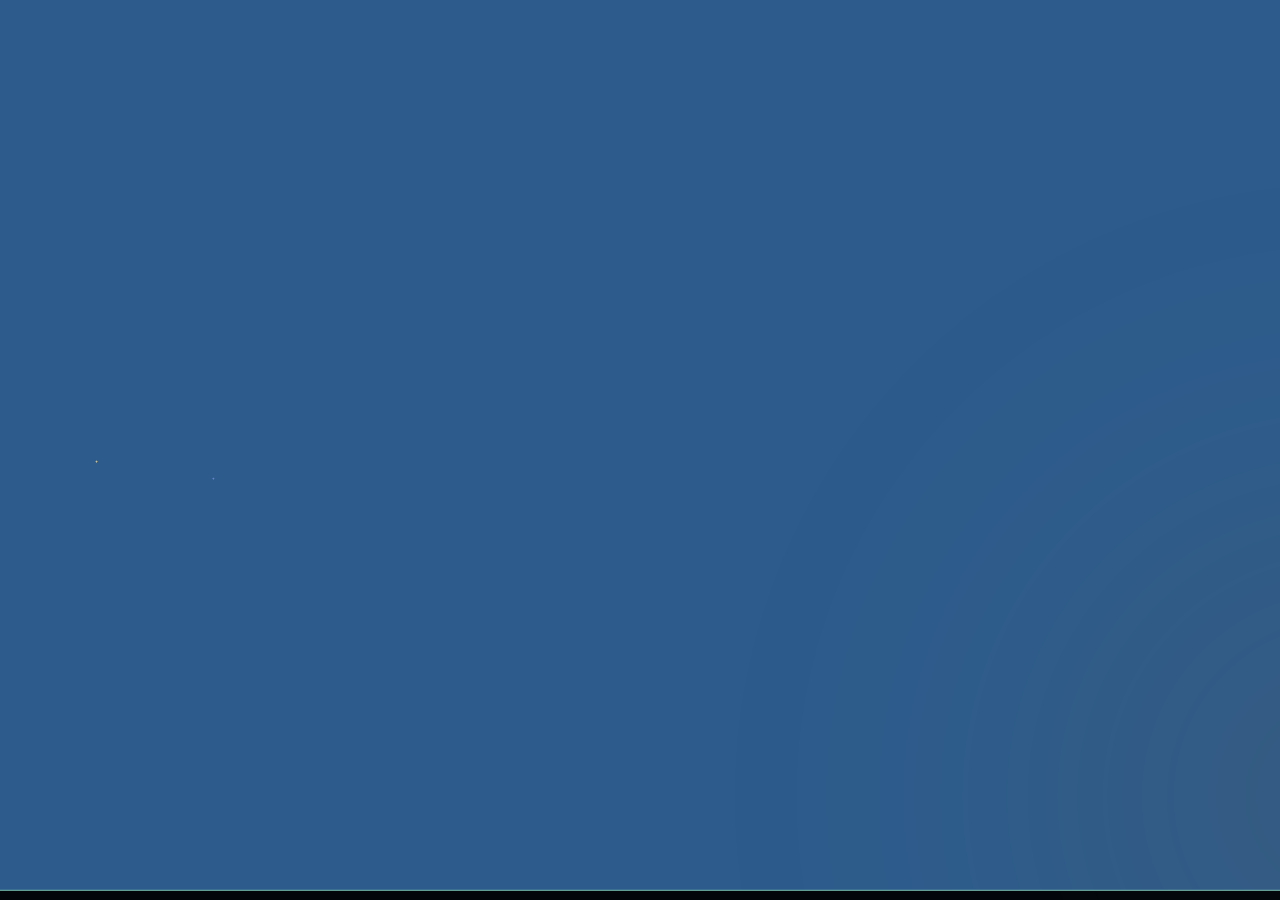
<file: projector.html>
<!doctype html><html lang="ja"><head><meta charset="utf-8"/><meta content="width=device-width,initial-scale=1" name="viewport"/><title>Nicole the Astrorium Projector v1.1.0</title><style>html,body,#p{margin:0;width:100%;height:100%;overflow:hidden;background:#000}#p{position:relative}canvas{width:100%;height:100%;display:block}#mediaOverlay{position:absolute;inset:0;z-index:20;background:transparent;overflow:hidden;pointer-events:none;opacity:0;visibility:hidden;transition:opacity .38s ease,visibility .38s ease;--media-long-edge:76vmin}#mediaOverlay.show{opacity:1;visibility:visible}#mediaOverlay img,#mediaOverlay video{position:absolute;left:50%;top:50%;display:block;max-width:90vw;max-height:90vh;width:auto;height:auto;object-fit:contain;border-radius:10px;background:rgba(0,0,0,.18);box-shadow:0 18px 64px rgba(0,0,0,.72),0 0 0 1px rgba(255,255,255,.14);transform:translate(-50%,-50%) translateY(10px) scale(.975);opacity:0;transition:transform .46s cubic-bezier(.2,.8,.2,1),opacity .42s ease}#mediaOverlay img.media-landscape,#mediaOverlay video.media-landscape{width:var(--media-long-edge);height:auto}#mediaOverlay img.media-portrait,#mediaOverlay video.media-portrait{height:var(--media-long-edge);width:auto}#mediaOverlay img.media-square,#mediaOverlay video.media-square{width:var(--media-long-edge);height:var(--media-long-edge)}#mediaOverlay.show img:not([hidden]),#mediaOverlay.show video:not([hidden]){transform:translate(-50%,-50%) translateY(0) scale(1);opacity:1}</style>
<link rel="manifest" href="./manifest.webmanifest">
<meta name="theme-color" content="#061a44">
<link rel="apple-touch-icon" href="./icon-180.png">
</head><body><div id="p"><canvas id="sky"></canvas><div id="mediaOverlay"><img id="mediaImage" hidden><video id="mediaVideo" hidden playsinline></video></div></div><script src="./art-image-store.js"></script><script src="./media-library.js"></script><script src="./db-bridge.js"></script><script src="./database/db-bundle.js"></script><script src="./assets/art-data.js"></script><script src="./places-offline.js"></script><script src="./database-bootstrap.js"></script><script src="./bootstrap-projector.js"></script><script src="./pwa-register.js"></script></body></html>
</file>
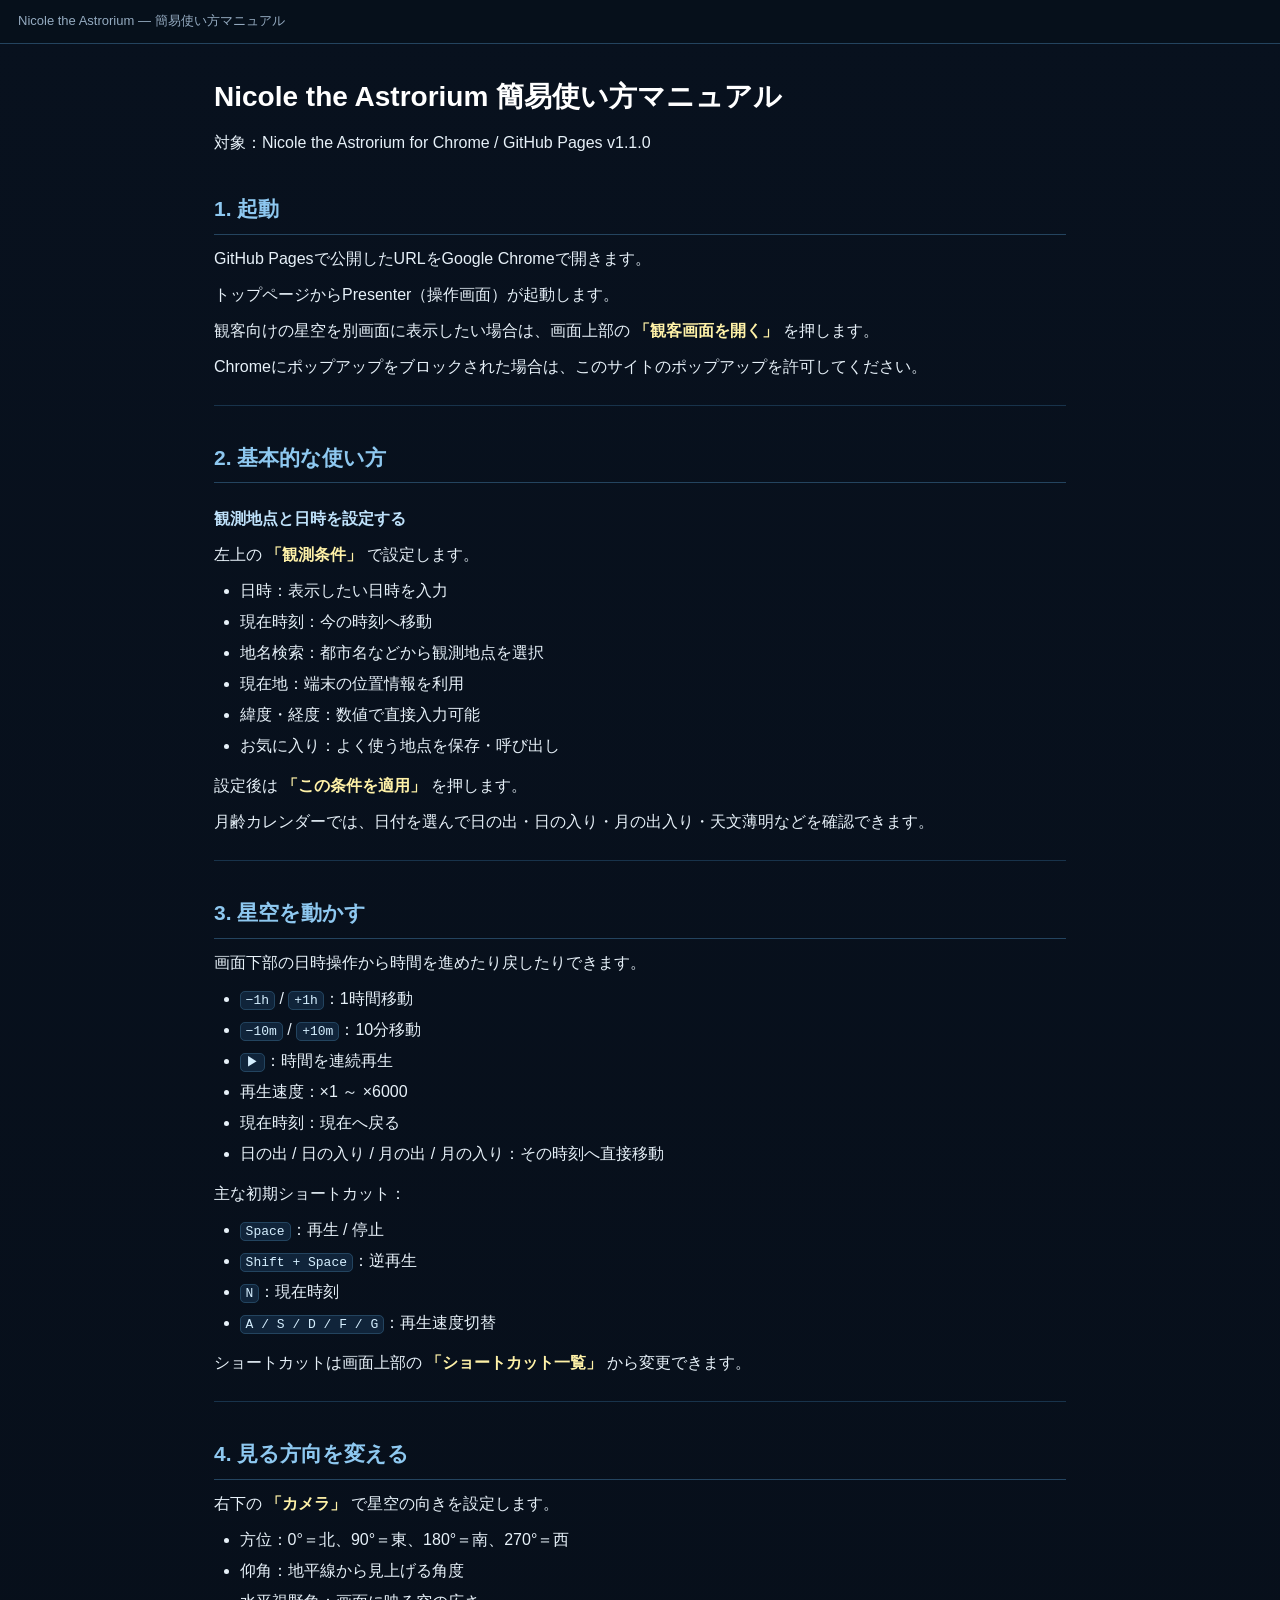
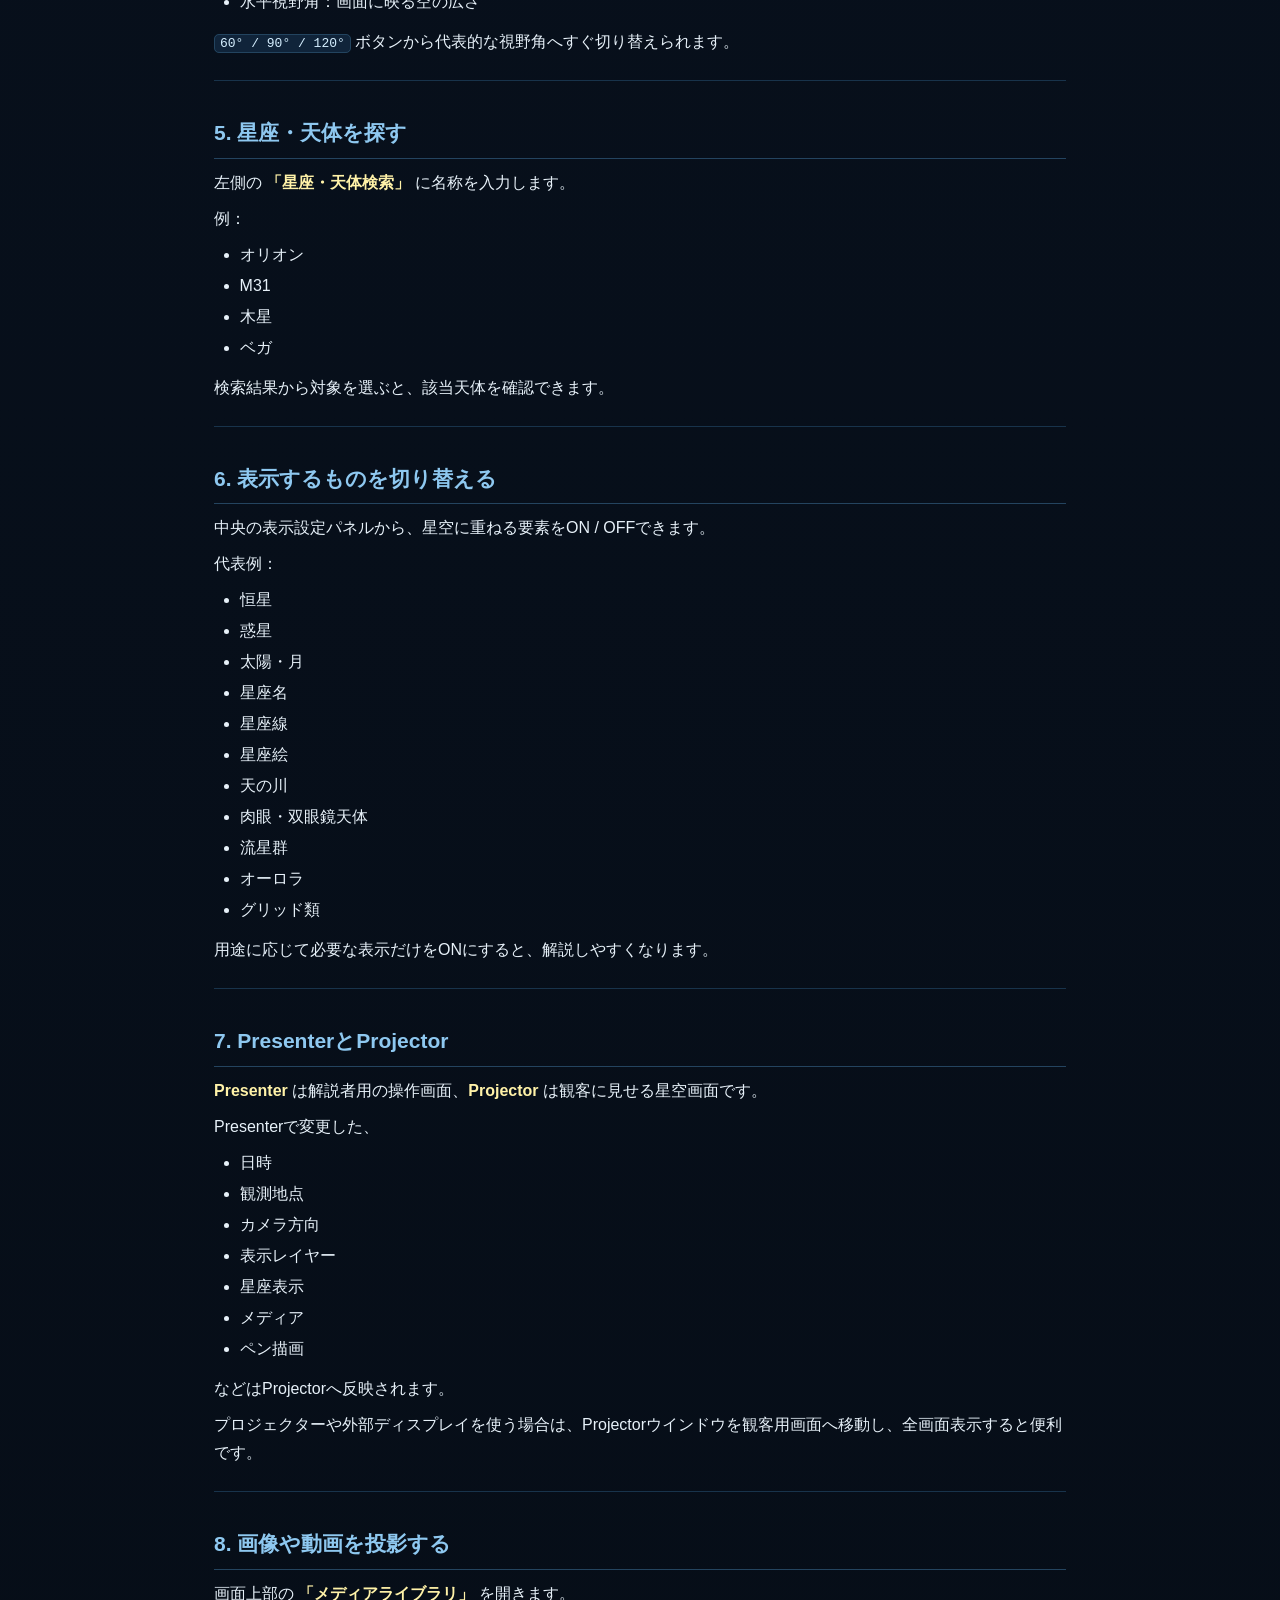
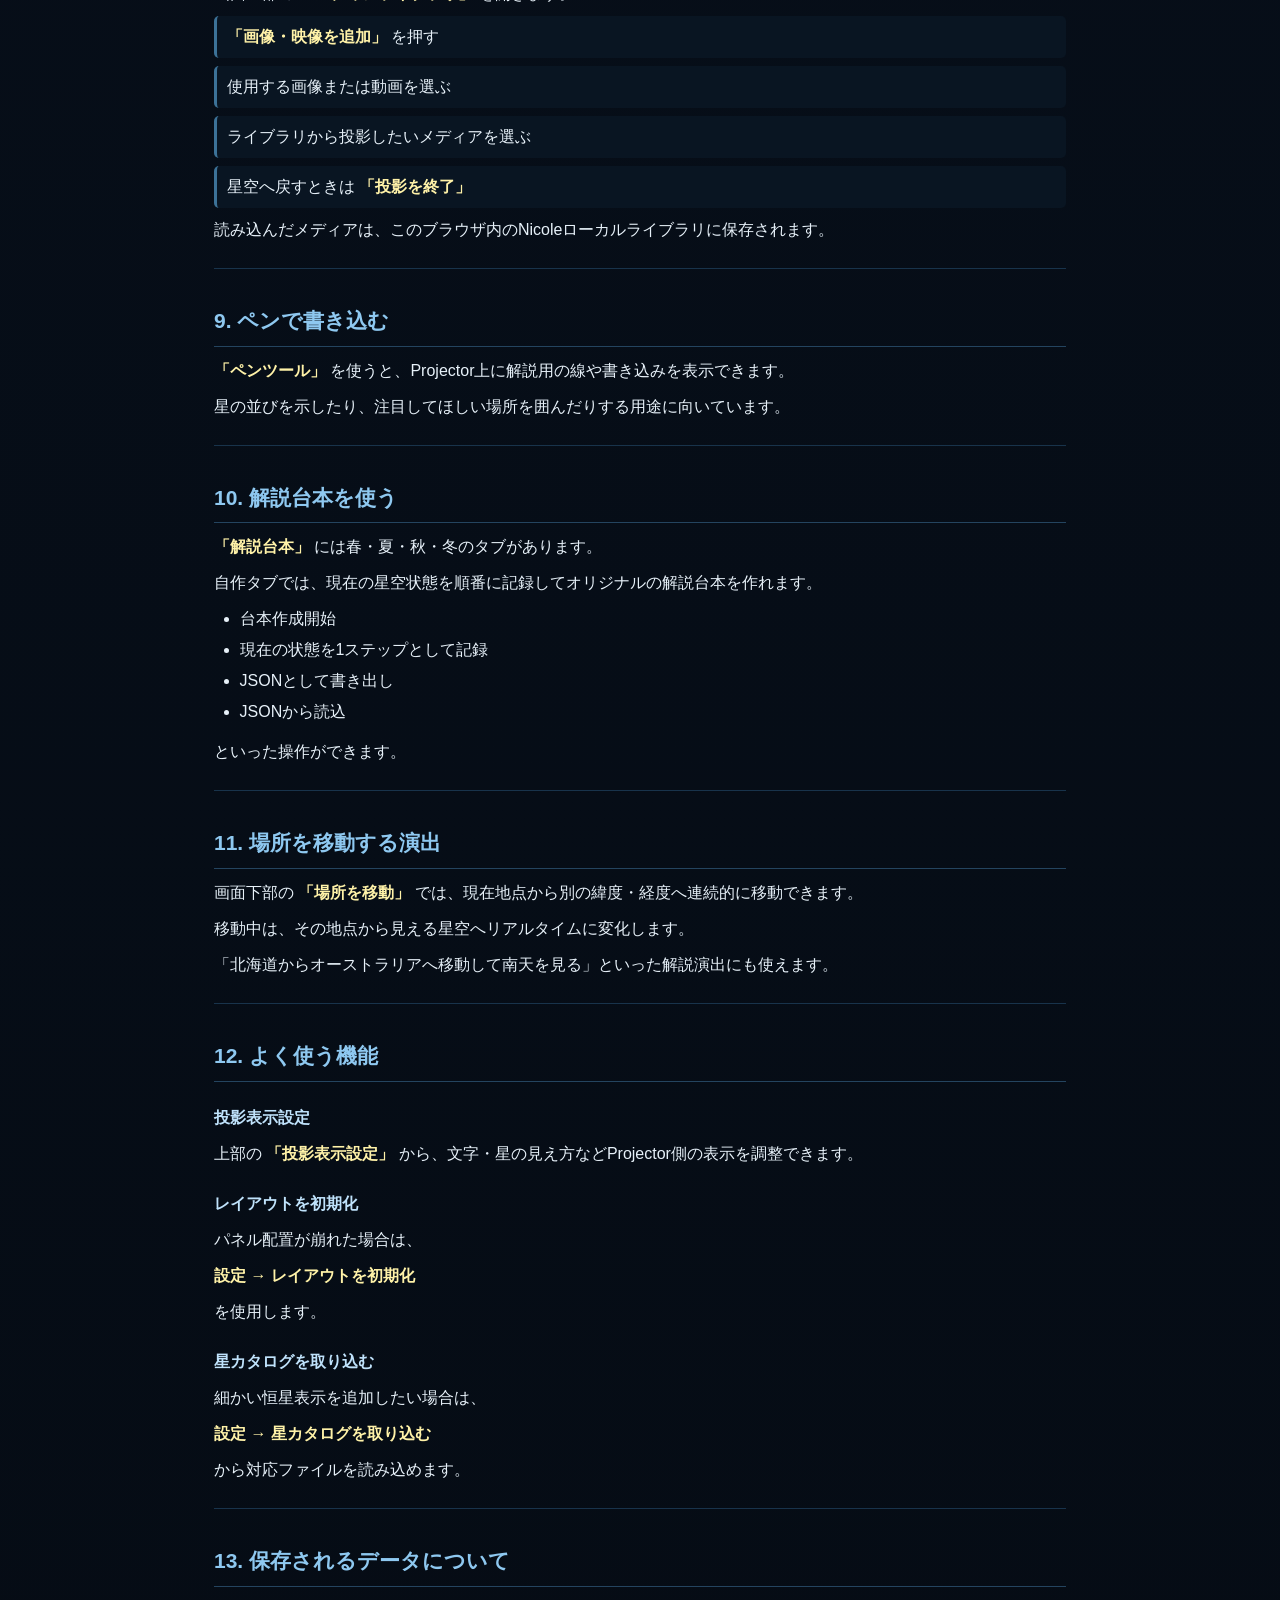
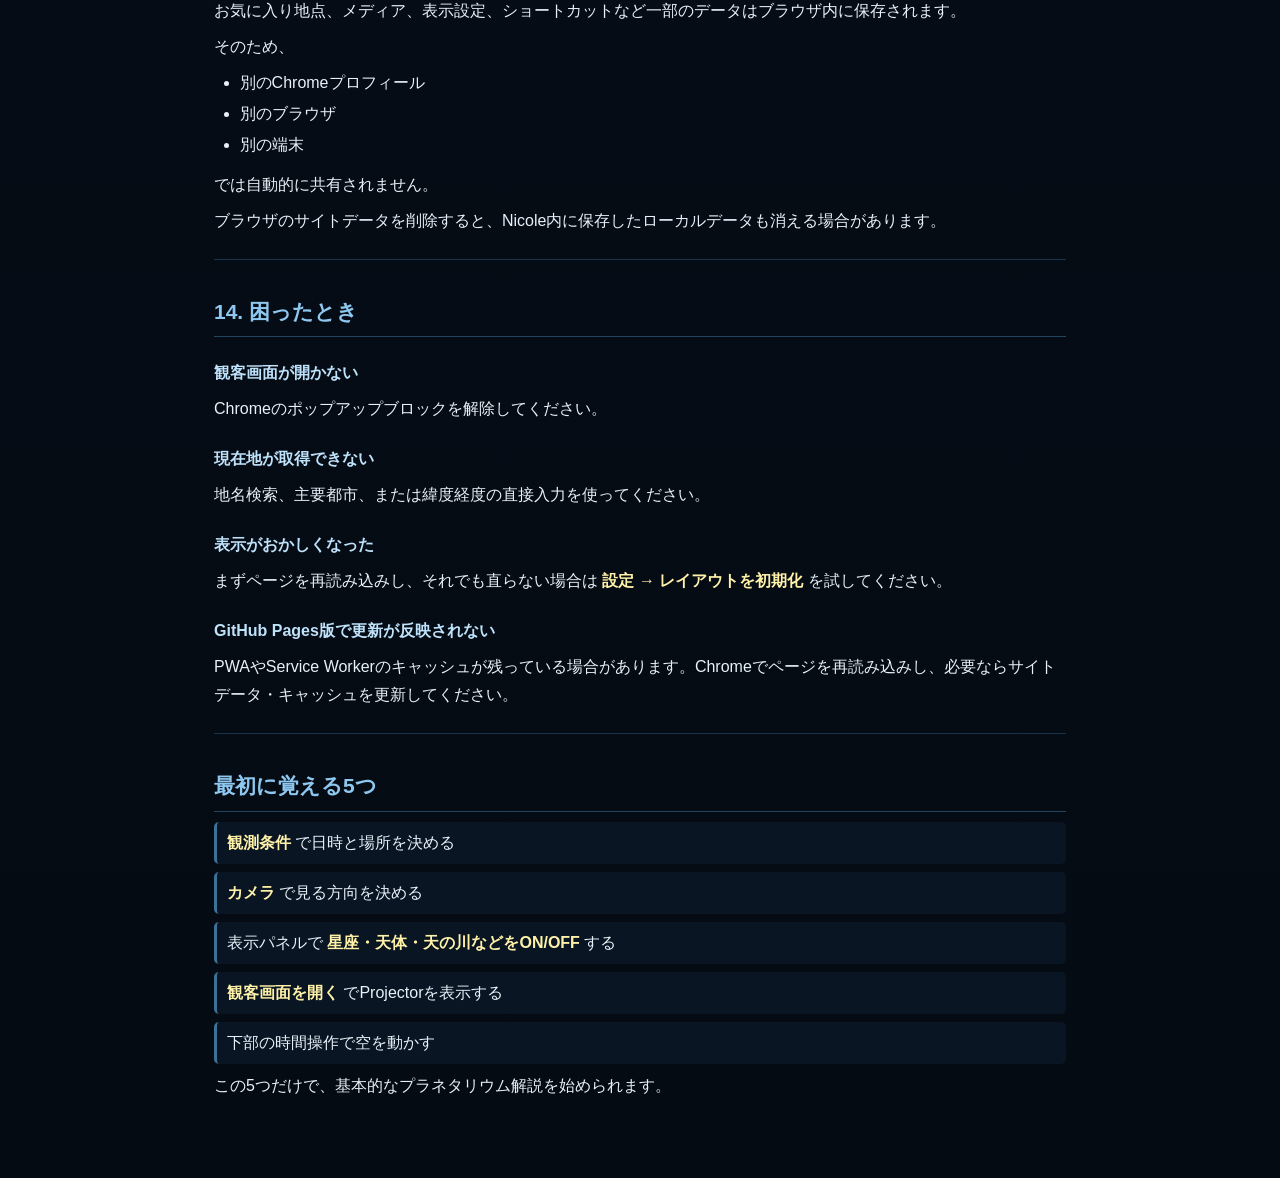
<file: quick-manual.html>
<!doctype html><html lang="ja"><head><meta charset="utf-8"><meta name="viewport" content="width=device-width,initial-scale=1"><title>Nicole the Astrorium 簡易使い方マニュアル</title><style>
:root{--bg:#07101c;--panel:#0c1725;--line:#24445f;--text:#e7f1f9;--muted:#94abc0;--accent:#8ec8f0;--yellow:#ffd65c}*{box-sizing:border-box}html{scroll-behavior:smooth}body{margin:0;background:linear-gradient(180deg,#08111e,#050b13);color:var(--text);font-family:-apple-system,BlinkMacSystemFont,"Segoe UI","Yu Gothic",sans-serif;line-height:1.75}main{max-width:920px;margin:auto;padding:28px 34px 70px}h1{font-size:28px;margin:0 0 8px;color:#fff}h2{font-size:21px;color:var(--accent);margin:34px 0 10px;padding-bottom:6px;border-bottom:1px solid var(--line)}h3{font-size:16px;color:#bfe2fb;margin:22px 0 6px}p{margin:8px 0}ul{margin:8px 0 12px;padding-left:1.6em}li{margin:3px 0}strong{color:#fff2a8}code{background:#10243a;border:1px solid #23445f;border-radius:5px;padding:1px 5px;color:#d5efff}hr{border:0;border-top:1px solid #18334b;margin:24px 0}.lead{color:var(--muted)}.toc{position:sticky;top:0;background:rgba(7,16,28,.94);backdrop-filter:blur(8px);border-bottom:1px solid var(--line);padding:10px 18px;z-index:3;font-size:13px;color:var(--muted)}.step{padding:7px 10px;border-left:3px solid #3c7298;background:#091522;border-radius:5px}@media(max-width:650px){main{padding:20px 18px 50px}h1{font-size:23px}}
</style></head><body><div class="toc">Nicole the Astrorium — 簡易使い方マニュアル</div><main><h1>Nicole the Astrorium 簡易使い方マニュアル</h1>
<p>対象：Nicole the Astrorium for Chrome / GitHub Pages v1.1.0</p>
<h2>1. 起動</h2>
<p>GitHub Pagesで公開したURLをGoogle Chromeで開きます。</p>
<p>トップページからPresenter（操作画面）が起動します。</p>
<p>観客向けの星空を別画面に表示したい場合は、画面上部の <strong>「観客画面を開く」</strong> を押します。</p>
<p>Chromeにポップアップをブロックされた場合は、このサイトのポップアップを許可してください。</p>
<hr>
<h2>2. 基本的な使い方</h2>
<h3>観測地点と日時を設定する</h3>
<p>左上の <strong>「観測条件」</strong> で設定します。</p>
<ul>
<li>日時：表示したい日時を入力</li>
<li>現在時刻：今の時刻へ移動</li>
<li>地名検索：都市名などから観測地点を選択</li>
<li>現在地：端末の位置情報を利用</li>
<li>緯度・経度：数値で直接入力可能</li>
<li>お気に入り：よく使う地点を保存・呼び出し</li>
</ul>
<p>設定後は <strong>「この条件を適用」</strong> を押します。</p>
<p>月齢カレンダーでは、日付を選んで日の出・日の入り・月の出入り・天文薄明などを確認できます。</p>
<hr>
<h2>3. 星空を動かす</h2>
<p>画面下部の日時操作から時間を進めたり戻したりできます。</p>
<ul>
<li><code>−1h</code> / <code>+1h</code>：1時間移動</li>
<li><code>−10m</code> / <code>+10m</code>：10分移動</li>
<li><code>▶</code>：時間を連続再生</li>
<li>再生速度：×1 ～ ×6000</li>
<li>現在時刻：現在へ戻る</li>
<li>日の出 / 日の入り / 月の出 / 月の入り：その時刻へ直接移動</li>
</ul>
<p>主な初期ショートカット：</p>
<ul>
<li><code>Space</code>：再生 / 停止</li>
<li><code>Shift + Space</code>：逆再生</li>
<li><code>N</code>：現在時刻</li>
<li><code>A / S / D / F / G</code>：再生速度切替</li>
</ul>
<p>ショートカットは画面上部の <strong>「ショートカット一覧」</strong> から変更できます。</p>
<hr>
<h2>4. 見る方向を変える</h2>
<p>右下の <strong>「カメラ」</strong> で星空の向きを設定します。</p>
<ul>
<li>方位：0°＝北、90°＝東、180°＝南、270°＝西</li>
<li>仰角：地平線から見上げる角度</li>
<li>水平視野角：画面に映る空の広さ</li>
</ul>
<p><code>60° / 90° / 120°</code> ボタンから代表的な視野角へすぐ切り替えられます。</p>
<hr>
<h2>5. 星座・天体を探す</h2>
<p>左側の <strong>「星座・天体検索」</strong> に名称を入力します。</p>
<p>例：</p>
<ul>
<li>オリオン</li>
<li>M31</li>
<li>木星</li>
<li>ベガ</li>
</ul>
<p>検索結果から対象を選ぶと、該当天体を確認できます。</p>
<hr>
<h2>6. 表示するものを切り替える</h2>
<p>中央の表示設定パネルから、星空に重ねる要素をON / OFFできます。</p>
<p>代表例：</p>
<ul>
<li>恒星</li>
<li>惑星</li>
<li>太陽・月</li>
<li>星座名</li>
<li>星座線</li>
<li>星座絵</li>
<li>天の川</li>
<li>肉眼・双眼鏡天体</li>
<li>流星群</li>
<li>オーロラ</li>
<li>グリッド類</li>
</ul>
<p>用途に応じて必要な表示だけをONにすると、解説しやすくなります。</p>
<hr>
<h2>7. PresenterとProjector</h2>
<p><strong>Presenter</strong> は解説者用の操作画面、<strong>Projector</strong> は観客に見せる星空画面です。</p>
<p>Presenterで変更した、</p>
<ul>
<li>日時</li>
<li>観測地点</li>
<li>カメラ方向</li>
<li>表示レイヤー</li>
<li>星座表示</li>
<li>メディア</li>
<li>ペン描画</li>
</ul>
<p>などはProjectorへ反映されます。</p>
<p>プロジェクターや外部ディスプレイを使う場合は、Projectorウインドウを観客用画面へ移動し、全画面表示すると便利です。</p>
<hr>
<h2>8. 画像や動画を投影する</h2>
<p>画面上部の <strong>「メディアライブラリ」</strong> を開きます。</p>
<p class="step"><strong>「画像・映像を追加」</strong> を押す</p>
<p class="step">使用する画像または動画を選ぶ</p>
<p class="step">ライブラリから投影したいメディアを選ぶ</p>
<p class="step">星空へ戻すときは <strong>「投影を終了」</strong></p>
<p>読み込んだメディアは、このブラウザ内のNicoleローカルライブラリに保存されます。</p>
<hr>
<h2>9. ペンで書き込む</h2>
<p><strong>「ペンツール」</strong> を使うと、Projector上に解説用の線や書き込みを表示できます。</p>
<p>星の並びを示したり、注目してほしい場所を囲んだりする用途に向いています。</p>
<hr>
<h2>10. 解説台本を使う</h2>
<p><strong>「解説台本」</strong> には春・夏・秋・冬のタブがあります。</p>
<p>自作タブでは、現在の星空状態を順番に記録してオリジナルの解説台本を作れます。</p>
<ul>
<li>台本作成開始</li>
<li>現在の状態を1ステップとして記録</li>
<li>JSONとして書き出し</li>
<li>JSONから読込</li>
</ul>
<p>といった操作ができます。</p>
<hr>
<h2>11. 場所を移動する演出</h2>
<p>画面下部の <strong>「場所を移動」</strong> では、現在地点から別の緯度・経度へ連続的に移動できます。</p>
<p>移動中は、その地点から見える星空へリアルタイムに変化します。</p>
<p>「北海道からオーストラリアへ移動して南天を見る」といった解説演出にも使えます。</p>
<hr>
<h2>12. よく使う機能</h2>
<h3>投影表示設定</h3>
<p>上部の <strong>「投影表示設定」</strong> から、文字・星の見え方などProjector側の表示を調整できます。</p>
<h3>レイアウトを初期化</h3>
<p>パネル配置が崩れた場合は、</p>
<p><strong>設定 → レイアウトを初期化</strong></p>
<p>を使用します。</p>
<h3>星カタログを取り込む</h3>
<p>細かい恒星表示を追加したい場合は、</p>
<p><strong>設定 → 星カタログを取り込む</strong></p>
<p>から対応ファイルを読み込めます。</p>
<hr>
<h2>13. 保存されるデータについて</h2>
<p>お気に入り地点、メディア、表示設定、ショートカットなど一部のデータはブラウザ内に保存されます。</p>
<p>そのため、</p>
<ul>
<li>別のChromeプロフィール</li>
<li>別のブラウザ</li>
<li>別の端末</li>
</ul>
<p>では自動的に共有されません。</p>
<p>ブラウザのサイトデータを削除すると、Nicole内に保存したローカルデータも消える場合があります。</p>
<hr>
<h2>14. 困ったとき</h2>
<h3>観客画面が開かない</h3>
<p>Chromeのポップアップブロックを解除してください。</p>
<h3>現在地が取得できない</h3>
<p>地名検索、主要都市、または緯度経度の直接入力を使ってください。</p>
<h3>表示がおかしくなった</h3>
<p>まずページを再読み込みし、それでも直らない場合は <strong>設定 → レイアウトを初期化</strong> を試してください。</p>
<h3>GitHub Pages版で更新が反映されない</h3>
<p>PWAやService Workerのキャッシュが残っている場合があります。Chromeでページを再読み込みし、必要ならサイトデータ・キャッシュを更新してください。</p>
<hr>
<h2>最初に覚える5つ</h2>
<p class="step"><strong>観測条件</strong> で日時と場所を決める</p>
<p class="step"><strong>カメラ</strong> で見る方向を決める</p>
<p class="step">表示パネルで <strong>星座・天体・天の川などをON/OFF</strong> する</p>
<p class="step"><strong>観客画面を開く</strong> でProjectorを表示する</p>
<p class="step">下部の時間操作で空を動かす</p>
<p>この5つだけで、基本的なプラネタリウム解説を始められます。</p></main></body></html>
</file>
